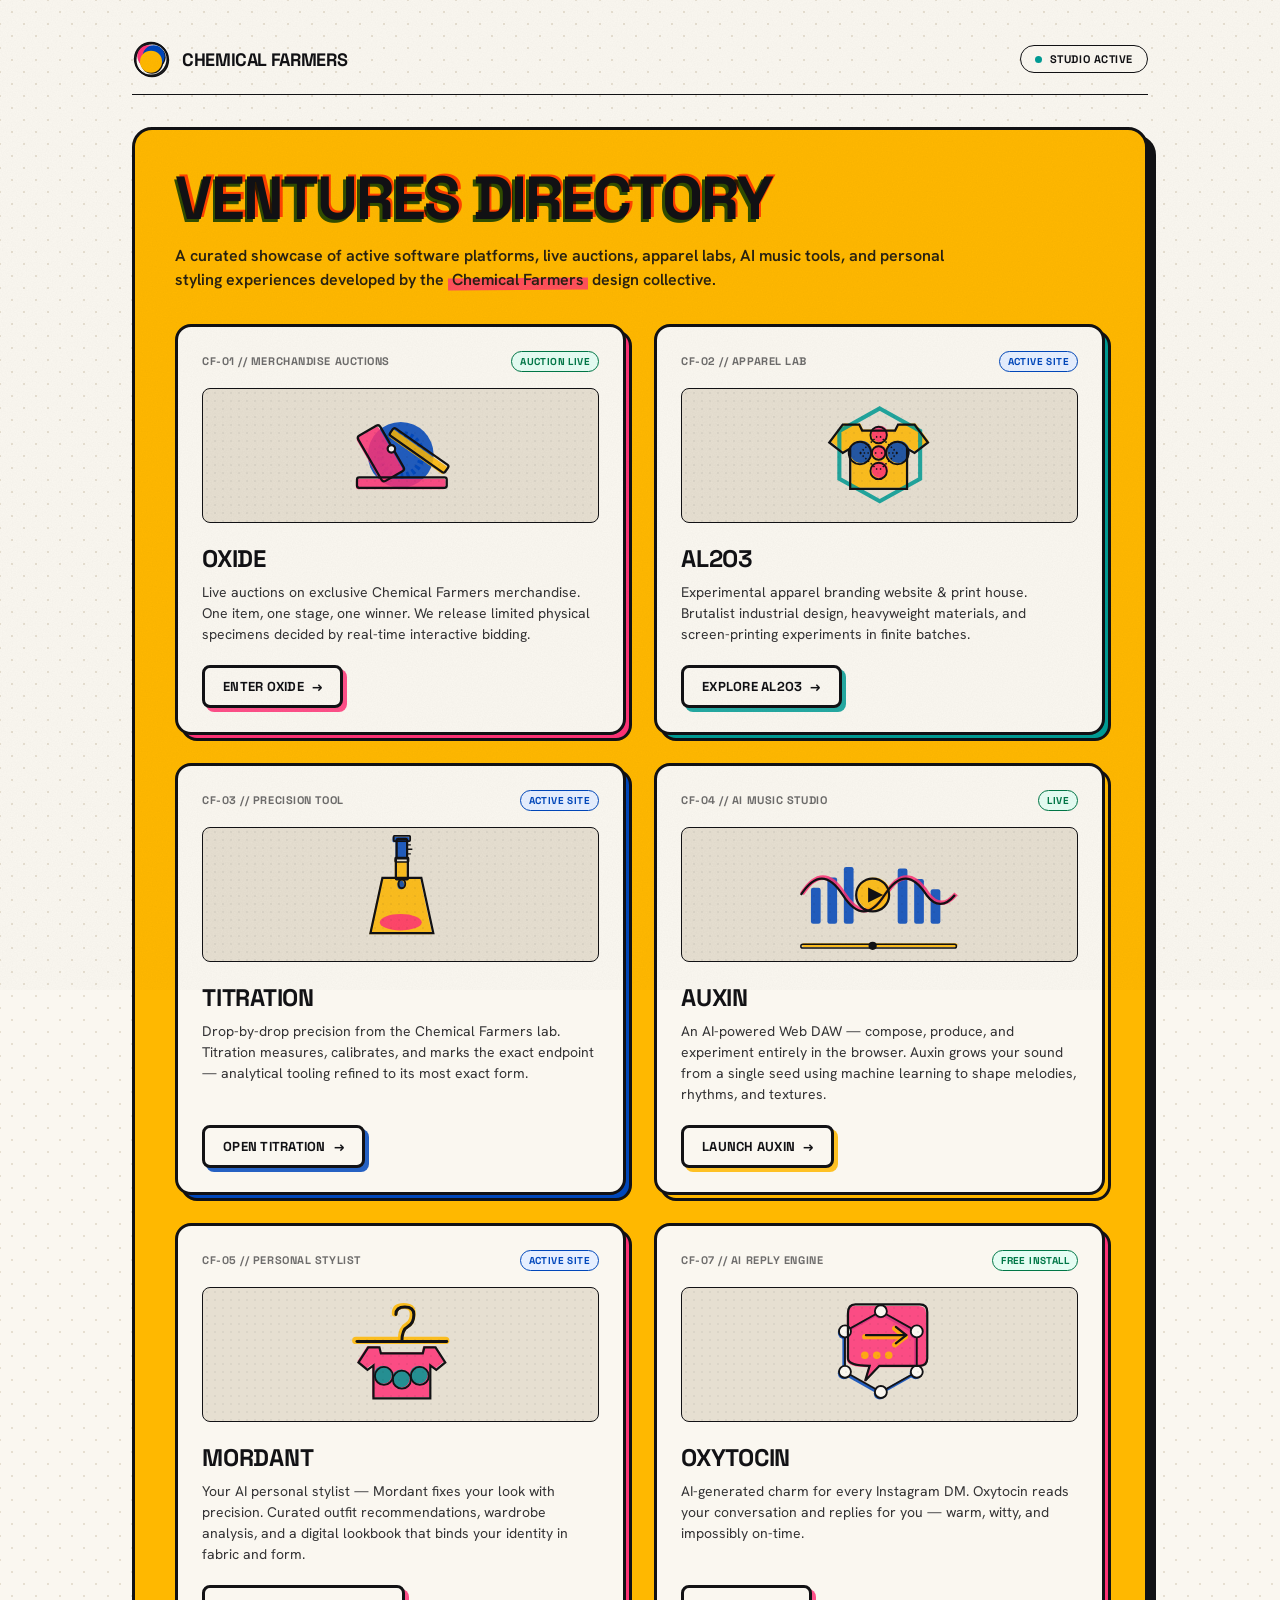
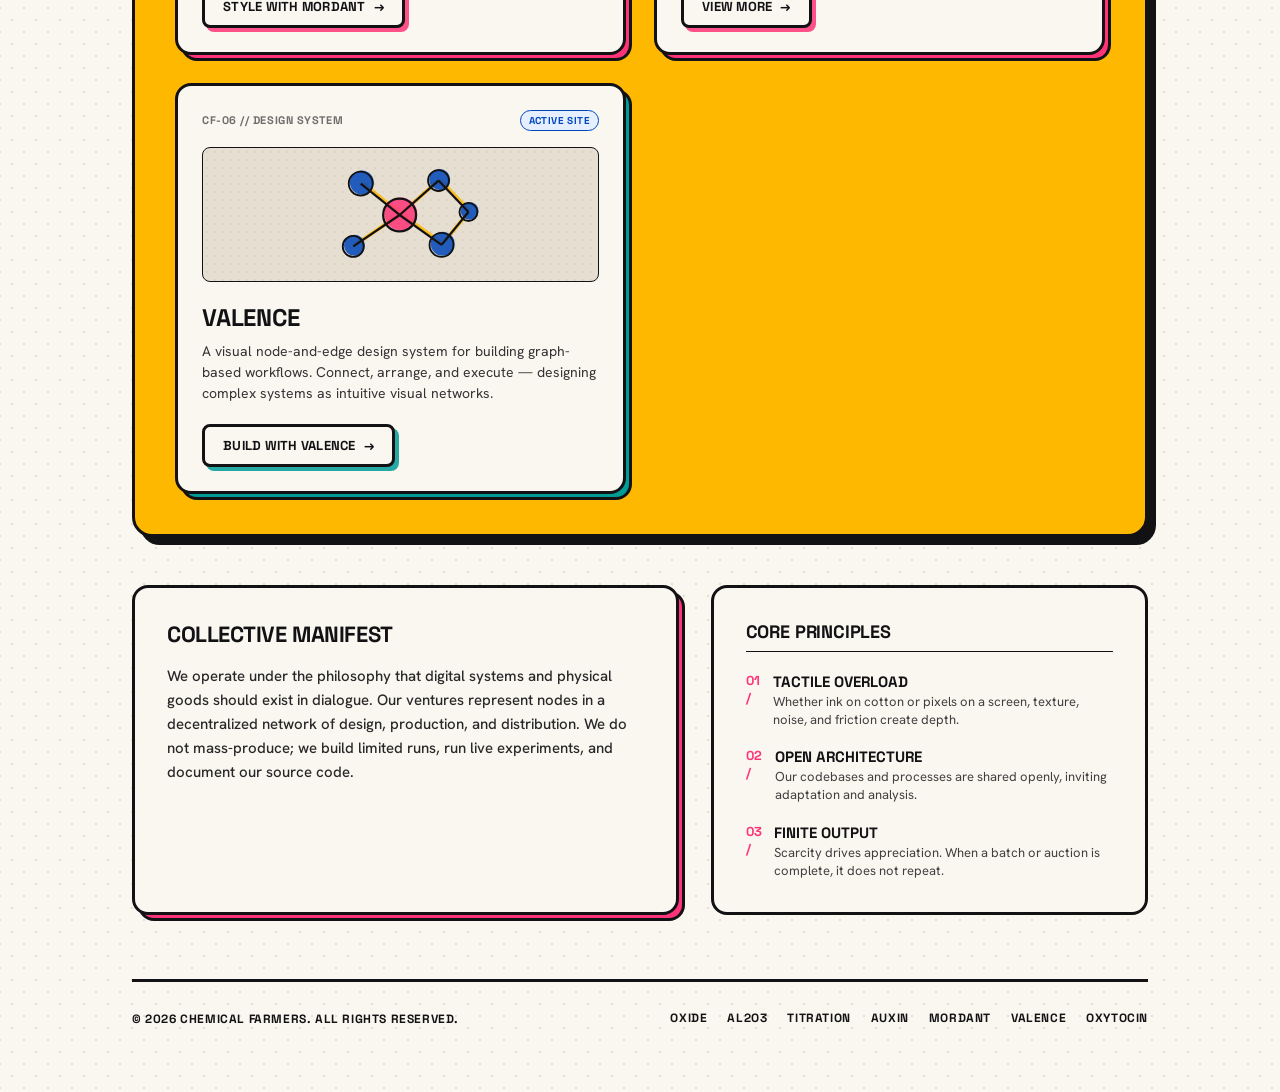
<file: index.html>
<!DOCTYPE html>
<html lang="en">
<head>
  <meta charset="UTF-8" />
  <meta name="viewport" content="width=device-width, initial-scale=1.0" />
  
  <!-- Primary SEO Metadata -->
  <title>Chemical Farmers — Ventures Directory</title>
  <meta name="description" content="A curated directory of active software platforms by the Chemical Farmers design collective — Oxide auctions, AL2O3 apparel, Titration analytics, Auxin AI Web DAW, Mordant personal styling, Valence design system, and Oxytocin AI reply engine." />
  <meta name="robots" content="index, follow" />
  <link rel="canonical" href="https://chemicalfarmers.com/" />

  <!-- Open Graph / Facebook / Discord Embeds -->
  <meta property="og:type" content="website" />
  <meta property="og:url" content="https://chemicalfarmers.com/" />
  <meta property="og:title" content="Chemical Farmers — Ventures & Design Lab" />
  <meta property="og:description" content="A curated portfolio of active software platforms by Chemical Farmers — Oxide auctions, AL2O3 apparel, Titration analytics, Auxin AI Web DAW, Mordant personal styling, Valence design system, and Oxytocin AI reply engine." />
  <meta property="og:image" content="https://chemicalfarmers.com/assets/og-image.jpg" />
  <meta property="og:image:secure_url" content="https://chemicalfarmers.com/assets/og-image.jpg" />
  <meta property="og:image:type" content="image/jpeg" />
  <meta property="og:image:alt" content="Chemical Farmers Collective Ventures Directory Poster" />
  <meta property="og:image:width" content="800" />
  <meta property="og:image:height" content="800" />
  <meta property="og:site_name" content="Chemical Farmers" />

  <!-- Twitter Card Metadata -->
  <meta name="twitter:card" content="summary_large_image" />
  <meta name="twitter:site" content="@chemicalfarmers" />
  <meta name="twitter:creator" content="@chemicalfarmers" />
  <meta name="twitter:title" content="Chemical Farmers — Ventures & Design Lab" />
  <meta name="twitter:description" content="A curated portfolio of active software platforms by Chemical Farmers — Oxide auctions, AL2O3 apparel, Titration analytics, Auxin AI Web DAW, Mordant personal styling, Valence design system, and Oxytocin AI reply engine." />
  <meta name="twitter:image" content="https://chemicalfarmers.com/assets/og-image.jpg" />

  <!-- Inline SVG Favicon — Renders our custom Riso stamp logo natively -->
  <link rel="icon" type="image/svg+xml" href="data:image/svg+xml,<svg xmlns=%22http://www.w3.org/2000/svg%22 viewBox=%220 0 100 100%22><g mix-blend-mode=%22multiply%22><circle cx=%2243%22 cy=%2243%22 r=%2229%22 fill=%22%23ff3377%22 /><circle cx=%2257%22 cy=%2243%22 r=%2229%22 fill=%22%230047bb%22 /><circle cx=%2250%22 cy=%2257%22 r=%2229%22 fill=%22%23ffb800%22 /></g><circle cx=%2250%22 cy=%2250%22 r=%2243%22 fill=%22none%22 stroke=%22%23121215%22 stroke-width=%225%22 /></svg>" />

  <!-- Google Fonts Connection -->
  <link rel="preconnect" href="https://fonts.googleapis.com" />
  <link rel="preconnect" href="https://fonts.gstatic.com" crossorigin />
  <link href="https://fonts.googleapis.com/css2?family=Space+Grotesk:wght@400;500;600;700;900&family=Hanken+Grotesk:wght@400;500;600;700&display=swap" rel="stylesheet" />
  
  <!-- External Stylesheet for Easy AI Iterability -->
  <link rel="stylesheet" href="css/styles.css" />

  <!-- Schema.org JSON-LD Structured Data for Search Engine Rich Snippets -->
  <script type="application/ld+json">
  {
    "@context": "https://schema.org",
    "@type": "Organization",
    "name": "Chemical Farmers",
    "url": "https://chemicalfarmers.com",
    "logo": "https://chemicalfarmers.com/assets/og-image.jpg",
    "description": "A collaborative studio and design lab blending digital systems, physical garments, and experimental artifacts.",
    "foundingDate": "2021",
    "sameAs": [
      "https://twitter.com/chemicalfarmers",
      "https://github.com/chemicalfarmers"
    ],
    "subOrganization": [
      {
        "@type": "Product",
        "name": "Oxide",
        "url": "https://oxide.chemicalfarmers.com",
        "description": "Live auctions on exclusive Chemical Farmers merchandise. One item, one stage, one winner."
      },
      {
        "@type": "Organization",
        "name": "AL2O3",
        "url": "https://al2o3.chemicalfarmers.com",
        "description": "Experimental apparel branding collective and textile print house."
      },
      {
        "@type": "SoftwareApplication",
        "name": "Titration",
        "url": "https://titration.chemicalfarmers.com",
        "description": "Precision measurement and analytical platform from the Chemical Farmers lab — calibrated, exact, and data-driven.",
        "applicationCategory": "UtilitiesApplication"
      },
      {
        "@type": "SoftwareApplication",
        "name": "Auxin",
        "url": "https://auxin.chemicalfarmers.com",
        "description": "AI-powered Web DAW for in-browser music composition, production, and sound design.",
        "applicationCategory": "MultimediaApplication"
      },
      {
        "@type": "SoftwareApplication",
        "name": "Mordant",
        "url": "https://mordant.chemicalfarmers.com",
        "description": "AI personal stylist delivering curated outfit recommendations, style analysis, and wardrobe curation.",
        "applicationCategory": "LifestyleApplication"
      },
      {
        "@type": "SoftwareApplication",
        "name": "Valence",
        "url": "https://valence.chemicalfarmers.com",
        "description": "Visual node-and-edge design system for building and executing graph-based workflows.",
        "applicationCategory": "DesignApplication"
      },
      {
        "@type": "SoftwareApplication",
        "name": "Oxytocin",
        "url": "https://oxytocin.chemicalfarmers.com/",
        "description": "AI-powered Chrome extension that generates intelligent, charm-loaded Instagram DM replies in real time — named after the neurochemical behind bonding and attraction.",
        "applicationCategory": "SocialNetworkingApplication"
      }
    ]
  }
  </script>
</head>
<body>

  <!-- Fine Grain Texture Layer -->
  <div class="noise-overlay" id="grain-overlay"></div>

  <!-- SVG Filter defining organic Risograph grain -->
  <svg style="position: absolute; width: 0; height: 0;" aria-hidden="true">
    <filter id="riso-grain">
      <!-- Fractal noise for print paper fibers -->
      <feTurbulence type="fractalNoise" baseFrequency="0.8" numOctaves="4" stitchTiles="stitch" />
      <feColorMatrix type="matrix" values="0 0 0 0 0   0 0 0 0 0   0 0 0 0 0  0 0 0 0.18 0" />
    </filter>
  </svg>

  <div class="container" id="main-container">
    
    <!-- ── Header ── -->
    <header class="header" id="main-header">
      <div class="header-logo" id="logo-block">
        <svg class="brand-logo" viewBox="0 0 100 100" width="38" height="38" aria-label="Chemical Farmers Stamp Logo">
          <!-- Overlapping translucent colors forming screen print stamps -->
          <g mix-blend-mode="multiply">
            <circle cx="43" cy="43" r="29" fill="var(--color-ink-pink)" />
            <circle cx="57" cy="43" r="29" fill="var(--color-ink-blue)" />
            <circle cx="50" cy="57" r="29" fill="var(--color-ink-yellow)" />
          </g>
          <!-- Heavy black stamp container -->
          <circle cx="50" cy="50" r="43" fill="none" stroke="var(--color-ink-dark)" stroke-width="4.5" />
        </svg>
        <span class="header-title">Chemical Farmers</span>
      </div>
      <div class="header-status" id="status-block">
        <span class="status-dot"></span>
        <span>Studio Active</span>
      </div>
    </header>

    <!-- ── Ventures Yellow Box Container ── -->
    <div class="ventures-box-wrap" id="ventures-section">
      <div class="ventures-box-shadow" id="ventures-section-shadow"></div>
      <div class="ventures-box-body" id="ventures-section-body">

        <!-- ── Ventures Intro (Title inside yellow box) ── -->
        <div class="ventures-intro" id="ventures-header">
          <h1 class="ventures-title" data-text="Ventures Directory" id="page-main-title">Ventures Directory</h1>
          <p class="ventures-desc">
            A curated showcase of active software platforms, live auctions, apparel labs, AI music tools, and personal styling experiences developed by the <span class="highlight-ink pink">Chemical Farmers</span> design collective.
          </p>
        </div>

        <!-- ── Ventures Section Grid ── -->
        <div class="ventures-grid" id="ventures-grid">
          
          <!-- Venture 01: Oxide -->
          <a href="https://oxide.chemicalfarmers.com" target="_blank" rel="noopener noreferrer" class="card-wrap" id="card-oxide">
            <div class="card-ink-shadow pink-shadow"></div>
            <div class="card-body">
              
              <div class="card-header">
                <span class="card-meta">CF-01 // MERCHANDISE AUCTIONS</span>
                <span class="card-status-pill green">Auction Live</span>
              </div>

              <!-- Conceptual Riso Illustration (Oxide: Gavel / Bid drop) -->
              <div class="graphic-container">
                <svg class="venture-graphic" viewBox="0 0 240 160" aria-hidden="true">
                  <g class="riso-layers" mix-blend-mode="multiply">
                    <!-- Blue Layer: Sound waves / Target rings -->
                    <circle cx="120" cy="80" r="44" fill="var(--color-ink-blue-alpha)" />
                    <circle cx="120" cy="80" r="28" fill="none" stroke="var(--color-ink-blue-alpha)" stroke-width="8" stroke-dasharray="4 4" />
                    <!-- Pink Layer: Gavel strike blocks -->
                    <rect x="75" y="45" width="34" height="70" rx="4" transform="rotate(-30 92 80)" fill="var(--color-ink-pink-alpha)" />
                    <rect x="60" y="112" width="120" height="14" rx="3" fill="var(--color-ink-pink-alpha)" />
                    <!-- Yellow Layer: Gavel Handle -->
                    <rect x="98" y="70" width="90" height="12" rx="3" transform="rotate(35 143 76)" fill="var(--color-ink-yellow-alpha)" />
                  </g>
                  <!-- Offset outlines simulating print misalignment -->
                  <g class="stamp-outlines" transform="translate(1.5, -2)">
                    <rect x="60" y="112" width="120" height="14" rx="3" fill="none" stroke="var(--color-ink-dark)" stroke-width="3" />
                    <rect x="75" y="45" width="34" height="70" rx="4" transform="rotate(-30 92 80)" fill="none" stroke="var(--color-ink-dark)" stroke-width="3" />
                    <rect x="98" y="70" width="90" height="12" rx="3" transform="rotate(35 143 76)" fill="none" stroke="var(--color-ink-dark)" stroke-width="3" />
                    <circle cx="106" cy="74" r="5" fill="var(--color-paper)" stroke="var(--color-ink-dark)" stroke-width="3" />
                  </g>
                </svg>
              </div>

              <h3 class="card-title">Oxide</h3>
              <p class="card-desc">
                Live auctions on exclusive Chemical Farmers merchandise. One item, one stage, one winner. We release limited physical specimens decided by real-time interactive bidding.
              </p>

              <div class="card-footer">
                <span class="card-link-btn pink-btn">
                  Enter Oxide <span class="arrow">→</span>
                </span>
              </div>
              
            </div>
          </a>

          <!-- Venture 02: AL2O3 -->
          <a href="https://al2o3.chemicalfarmers.com" target="_blank" rel="noopener noreferrer" class="card-wrap" id="card-al2o3">
            <div class="card-ink-shadow teal-shadow"></div>
            <div class="card-body">
              
              <div class="card-header">
                <span class="card-meta">CF-02 // APPAREL LAB</span>
                <span class="card-status-pill blue">Active Site</span>
              </div>

              <!-- Conceptual Riso Illustration (AL2O3: Screen print t-shirt & chemical structure) -->
              <div class="graphic-container">
                <svg class="venture-graphic" viewBox="0 0 240 160" aria-hidden="true">
                  <g class="riso-layers" mix-blend-mode="multiply">
                    <!-- Yellow Layer: T-shirt silhouette -->
                    <path d="M 72 38 L 94 38 L 98 46 L 120 46 L 142 46 L 146 38 L 168 38 L 186 62 L 168 76 L 158 70 L 158 124 L 82 124 L 82 70 L 72 76 L 54 62 Z" fill="var(--color-ink-yellow-alpha)" />
                    <!-- Teal Layer: Screen frame hexagon -->
                    <polygon points="120,18 174,48 174,112 120,142 66,112 66,48" fill="none" stroke="var(--color-ink-teal-alpha)" stroke-width="5.5" />
                    <!-- Blue Layer: Molecular structure representing Al2O3 -->
                    <circle cx="95" cy="76" r="15" fill="var(--color-ink-blue-alpha)" />
                    <circle cx="145" cy="76" r="15" fill="var(--color-ink-blue-alpha)" />
                    <circle cx="120" cy="52" r="11" fill="var(--color-ink-pink-alpha)" />
                    <circle cx="120" cy="100" r="11" fill="var(--color-ink-pink-alpha)" />
                    <circle cx="120" cy="76" r="9" fill="var(--color-ink-pink-alpha)" />
                  </g>
                  <!-- Offset outlines simulating print misalignment -->
                  <g class="stamp-outlines" transform="translate(-1.5, 1.5)">
                    <!-- T-shirt outline -->
                    <path d="M 72 38 L 94 38 L 98 46 L 120 46 L 142 46 L 146 38 L 168 38 L 186 62 L 168 76 L 158 70 L 158 124 L 82 124 L 82 70 L 72 76 L 54 62 Z" fill="none" stroke="var(--color-ink-dark)" stroke-width="3" />
                    <!-- Chemical bonds (dashed) -->
                    <line x1="95" y1="76" x2="120" y2="52" stroke="var(--color-ink-dark)" stroke-width="2" stroke-dasharray="2 3" />
                    <line x1="95" y1="76" x2="120" y2="76" stroke="var(--color-ink-dark)" stroke-width="2" stroke-dasharray="2 3" />
                    <line x1="95" y1="76" x2="120" y2="100" stroke="var(--color-ink-dark)" stroke-width="2" stroke-dasharray="2 3" />
                    <line x1="145" y1="76" x2="120" y2="52" stroke="var(--color-ink-dark)" stroke-width="2" stroke-dasharray="2 3" />
                    <line x1="145" y1="76" x2="120" y2="76" stroke="var(--color-ink-dark)" stroke-width="2" stroke-dasharray="2 3" />
                    <line x1="145" y1="76" x2="120" y2="100" stroke="var(--color-ink-dark)" stroke-width="2" stroke-dasharray="2 3" />
                    <!-- Atoms outlines -->
                    <circle cx="95" cy="76" r="15" fill="none" stroke="var(--color-ink-dark)" stroke-width="2.5" />
                    <circle cx="145" cy="76" r="15" fill="none" stroke="var(--color-ink-dark)" stroke-width="2.5" />
                    <circle cx="120" cy="52" r="11" fill="none" stroke="var(--color-ink-dark)" stroke-width="2.5" />
                    <circle cx="120" cy="100" r="11" fill="none" stroke="var(--color-ink-dark)" stroke-width="2.5" />
                    <circle cx="120" cy="76" r="9" fill="none" stroke="var(--color-ink-dark)" stroke-width="2.5" />
                  </g>
                </svg>
              </div>

              <h3 class="card-title">AL2O3</h3>
              <p class="card-desc">
                Experimental apparel branding website & print house. Brutalist industrial design, heavyweight materials, and screen-printing experiments in finite batches.
              </p>

              <div class="card-footer">
                <span class="card-link-btn teal-btn">
                  Explore AL2O3 <span class="arrow">→</span>
                </span>
              </div>

            </div>
          </a>

          <!-- Venture 03: Titration -->
          <a href="https://titration.chemicalfarmers.com" target="_blank" rel="noopener noreferrer" class="card-wrap" id="card-titration">
            <div class="card-ink-shadow blue-shadow"></div>
            <div class="card-body">

              <div class="card-header">
                <span class="card-meta">CF-03 // PRECISION TOOL</span>
                <span class="card-status-pill blue">Active Site</span>
              </div>

              <!-- Conceptual Riso Illustration (Titration: Burette dripping into Erlenmeyer flask) -->
              <div class="graphic-container">
                <svg class="venture-graphic" viewBox="0 0 240 160" aria-hidden="true">
                  <g class="riso-layers" mix-blend-mode="multiply">
                    <!-- Blue Layer: Burette (measuring tube) filled with solution -->
                    <rect x="113" y="8" width="14" height="28" rx="2" fill="var(--color-ink-blue-alpha)" />
                    <rect x="109" y="4" width="22" height="7" rx="1" fill="var(--color-ink-blue-alpha)" />
                    <!-- Yellow Layer: Conical flask body -->
                    <rect x="112" y="34" width="16" height="26" rx="1" fill="var(--color-ink-yellow-alpha)" />
                    <polygon points="94,60 146,60 162,134 78,134" fill="var(--color-ink-yellow-alpha)" />
                    <!-- Pink Layer: Indicator colour reaction at bottom of flask -->
                    <ellipse cx="120" cy="118" rx="28" ry="11" fill="var(--color-ink-pink-alpha)" />
                    <!-- Blue drop: falling from burette tip -->
                    <ellipse cx="120" cy="68" rx="4.5" ry="6" fill="var(--color-ink-blue-alpha)" />
                  </g>
                  <!-- Offset outlines simulating print misalignment -->
                  <g class="stamp-outlines" transform="translate(1.5, -1.5)">
                    <rect x="109" y="4" width="22" height="7" rx="1" fill="none" stroke="var(--color-ink-dark)" stroke-width="2.5" />
                    <rect x="113" y="8" width="14" height="28" rx="2" fill="none" stroke="var(--color-ink-dark)" stroke-width="3" />
                    <line x1="127" y1="16" x2="132" y2="16" stroke="var(--color-ink-dark)" stroke-width="1.5" />
                    <line x1="127" y1="22" x2="134" y2="22" stroke="var(--color-ink-dark)" stroke-width="2" />
                    <line x1="127" y1="28" x2="132" y2="28" stroke="var(--color-ink-dark)" stroke-width="1.5" />
                    <rect x="111" y="33" width="18" height="6" rx="1" fill="var(--color-paper-shadow)" stroke="var(--color-ink-dark)" stroke-width="2" />
                    <rect x="112" y="34" width="16" height="28" rx="1" fill="none" stroke="var(--color-ink-dark)" stroke-width="3" />
                    <polygon points="94,60 146,60 162,134 78,134" fill="none" stroke="var(--color-ink-dark)" stroke-width="3" />
                    <ellipse cx="120" cy="68" rx="4.5" ry="6" fill="none" stroke="var(--color-ink-dark)" stroke-width="2.5" />
                  </g>
                </svg>
              </div>

              <h3 class="card-title">Titration</h3>
              <p class="card-desc">
                Drop-by-drop precision from the Chemical Farmers lab. Titration measures, calibrates, and marks the exact endpoint — analytical tooling refined to its most exact form.
              </p>

              <div class="card-footer">
                <span class="card-link-btn blue-btn">
                  Open Titration <span class="arrow">→</span>
                </span>
              </div>

            </div>
          </a>

          <!-- Venture 04: Auxin -->
          <a href="https://auxin.chemicalfarmers.com" target="_blank" rel="noopener noreferrer" class="card-wrap" id="card-auxin">
            <div class="card-ink-shadow yellow-shadow"></div>
            <div class="card-body">

              <div class="card-header">
                <span class="card-meta">CF-04 // AI MUSIC STUDIO</span>
                <span class="card-status-pill green">Live</span>
              </div>

              <!-- Conceptual Riso Illustration (Auxin: AI Web DAW — waveform, spectrum bars, play node) -->
              <div class="graphic-container">
                <svg class="venture-graphic" viewBox="0 0 240 160" aria-hidden="true">
                  <g class="riso-layers" mix-blend-mode="multiply">
                    <!-- Blue Layer: Frequency spectrum bars -->
                    <rect x="28" y="72" width="13" height="48" rx="3" fill="var(--color-ink-blue-alpha)" />
                    <rect x="50" y="58" width="13" height="62" rx="3" fill="var(--color-ink-blue-alpha)" />
                    <rect x="72" y="44" width="13" height="76" rx="3" fill="var(--color-ink-blue-alpha)" />
                    <rect x="144" y="46" width="13" height="74" rx="3" fill="var(--color-ink-blue-alpha)" />
                    <rect x="166" y="60" width="13" height="60" rx="3" fill="var(--color-ink-blue-alpha)" />
                    <rect x="188" y="74" width="13" height="46" rx="3" fill="var(--color-ink-blue-alpha)" />
                    <!-- Pink Layer: Waveform sine curve -->
                    <path d="M 16 80 Q 44 36 72 80 Q 100 124 128 80 Q 156 36 184 80 Q 202 104 222 80" fill="none" stroke="var(--color-ink-pink-alpha)" stroke-width="6" />
                    <!-- Yellow Layer: Central AI play node + timeline -->
                    <circle cx="112" cy="80" r="22" fill="var(--color-ink-yellow-alpha)" />
                    <rect x="16" y="146" width="208" height="5" rx="2.5" fill="var(--color-ink-yellow-alpha)" />
                  </g>
                  <!-- Offset outlines simulating print misalignment -->
                  <g class="stamp-outlines" transform="translate(-1.5, 1.5)">
                    <path d="M 16 80 Q 44 36 72 80 Q 100 124 128 80 Q 156 36 184 80 Q 202 104 222 80" fill="none" stroke="var(--color-ink-dark)" stroke-width="3" />
                    <circle cx="112" cy="80" r="22" fill="none" stroke="var(--color-ink-dark)" stroke-width="3" />
                    <polygon points="106,70 106,90 126,80" fill="var(--color-ink-dark)" />
                    <rect x="16" y="146" width="208" height="5" rx="2.5" fill="none" stroke="var(--color-ink-dark)" stroke-width="2" />
                    <circle cx="112" cy="148" r="5.5" fill="var(--color-ink-dark)" />
                  </g>
                </svg>
              </div>

              <h3 class="card-title">Auxin</h3>
              <p class="card-desc">
                An AI-powered Web DAW — compose, produce, and experiment entirely in the browser. Auxin grows your sound from a single seed using machine learning to shape melodies, rhythms, and textures.
              </p>

              <div class="card-footer">
                <span class="card-link-btn yellow-btn">
                  Launch Auxin <span class="arrow">→</span>
                </span>
              </div>

            </div>
          </a>

          <!-- Venture 05: Mordant -->
          <a href="https://mordant.chemicalfarmers.com" target="_blank" rel="noopener noreferrer" class="card-wrap" id="card-mordant">
            <div class="card-ink-shadow pink-shadow"></div>
            <div class="card-body">

              <div class="card-header">
                <span class="card-meta">CF-05 // PERSONAL STYLIST</span>
                <span class="card-status-pill blue">Active Site</span>
              </div>

              <!-- Conceptual Riso Illustration (Mordant: Clothes hanger + garment + dye swatches) -->
              <div class="graphic-container">
                <svg class="venture-graphic" viewBox="0 0 240 160" aria-hidden="true">
                  <g class="riso-layers" mix-blend-mode="multiply">
                    <!-- Pink Layer: Garment hanging -->
                    <path d="M 75 70 L 90 70 L 92 78 L 120 78 L 148 78 L 150 70 L 165 70 L 178 90 L 166 100 L 158 94 L 158 138 L 82 138 L 82 94 L 74 100 L 62 90 Z" fill="var(--color-ink-pink-alpha)" />
                    <!-- Yellow Layer: Hanger bar and hook -->
                    <line x1="60" y1="62" x2="180" y2="62" stroke="var(--color-ink-yellow-alpha)" stroke-width="10" stroke-linecap="round" />
                    <path d="M 120 62 Q 120 46 128 42 Q 136 38 136 26 Q 136 16 124 16 Q 112 16 112 26" fill="none" stroke="var(--color-ink-yellow-alpha)" stroke-width="8" stroke-linecap="round" />
                    <!-- Teal Layer: Fabric dye swatches (mordant colour fixation) -->
                    <circle cx="96" cy="108" r="12" fill="var(--color-ink-teal-alpha)" />
                    <circle cx="120" cy="113" r="12" fill="var(--color-ink-teal-alpha)" />
                    <circle cx="144" cy="108" r="12" fill="var(--color-ink-teal-alpha)" />
                  </g>
                  <!-- Offset outlines simulating print misalignment -->
                  <g class="stamp-outlines" transform="translate(1.5, 1.5)">
                    <path d="M 75 70 L 90 70 L 92 78 L 120 78 L 148 78 L 150 70 L 165 70 L 178 90 L 166 100 L 158 94 L 158 138 L 82 138 L 82 94 L 74 100 L 62 90 Z" fill="none" stroke="var(--color-ink-dark)" stroke-width="3" />
                    <line x1="60" y1="62" x2="180" y2="62" stroke="var(--color-ink-dark)" stroke-width="4" stroke-linecap="round" />
                    <path d="M 120 62 Q 120 46 128 42 Q 136 38 136 26 Q 136 16 124 16 Q 112 16 112 26" fill="none" stroke="var(--color-ink-dark)" stroke-width="4" stroke-linecap="round" />
                    <circle cx="96" cy="108" r="12" fill="none" stroke="var(--color-ink-dark)" stroke-width="2.5" />
                    <circle cx="120" cy="113" r="12" fill="none" stroke="var(--color-ink-dark)" stroke-width="2.5" />
                    <circle cx="144" cy="108" r="12" fill="none" stroke="var(--color-ink-dark)" stroke-width="2.5" />
                  </g>
                </svg>
              </div>

              <h3 class="card-title">Mordant</h3>
              <p class="card-desc">
                Your AI personal stylist — Mordant fixes your look with precision. Curated outfit recommendations, wardrobe analysis, and a digital lookbook that binds your identity in fabric and form.
              </p>

              <div class="card-footer">
                <span class="card-link-btn pink-btn">
                  Style with Mordant <span class="arrow">→</span>
                </span>
              </div>

            </div>
          </a>

          <!-- Venture 07: Oxytocin -->
          <a href="https://oxytocin.chemicalfarmers.com/" class="card-wrap" id="card-oxytocin">
            <div class="card-ink-shadow pink-shadow"></div>
            <div class="card-body">

              <div class="card-header">
                <span class="card-meta">CF-07 // AI REPLY ENGINE</span>
                <span class="card-status-pill green">Free Install</span>
              </div>

              <!-- Conceptual Riso Illustration (Oxytocin: Molecular ring + chat bubble + reply arrow) -->
              <div class="graphic-container">
                <svg class="venture-graphic" viewBox="0 0 240 160" aria-hidden="true">
                  <g class="riso-layers" mix-blend-mode="multiply">
                    <!-- Blue Layer: Hexagonal molecular ring (6 atoms) -->
                    <line x1="120" y1="25" x2="168" y2="52" stroke="var(--color-ink-blue-alpha)" stroke-width="4" />
                    <line x1="168" y1="52" x2="168" y2="106" stroke="var(--color-ink-blue-alpha)" stroke-width="4" />
                    <line x1="168" y1="106" x2="120" y2="133" stroke="var(--color-ink-blue-alpha)" stroke-width="4" />
                    <line x1="120" y1="133" x2="72" y2="106" stroke="var(--color-ink-blue-alpha)" stroke-width="4" />
                    <line x1="72" y1="106" x2="72" y2="52" stroke="var(--color-ink-blue-alpha)" stroke-width="4" />
                    <line x1="72" y1="52" x2="120" y2="25" stroke="var(--color-ink-blue-alpha)" stroke-width="4" />
                    <circle cx="120" cy="25" r="8" fill="var(--color-ink-blue-alpha)" />
                    <circle cx="168" cy="52" r="8" fill="var(--color-ink-blue-alpha)" />
                    <circle cx="168" cy="106" r="8" fill="var(--color-ink-blue-alpha)" />
                    <circle cx="120" cy="133" r="8" fill="var(--color-ink-blue-alpha)" />
                    <circle cx="72" cy="106" r="8" fill="var(--color-ink-blue-alpha)" />
                    <circle cx="72" cy="52" r="8" fill="var(--color-ink-blue-alpha)" />
                    <!-- Pink Layer: Chat bubble -->
                    <path d="M 76 28 Q 76 16 86 16 L 172 16 Q 182 16 182 26 L 182 88 Q 182 98 172 98 L 118 98 L 99 118 L 105 98 Q 76 98 76 88 Z" fill="var(--color-ink-pink-alpha)" />
                    <!-- Yellow Layer: Reply arrow -->
                    <path d="M 100 57 L 154 57" stroke="var(--color-ink-yellow-alpha)" stroke-width="7" stroke-linecap="round" />
                    <path d="M 140 46 L 154 57 L 140 68" fill="none" stroke="var(--color-ink-yellow-alpha)" stroke-width="7" stroke-linecap="round" stroke-linejoin="round" />
                    <!-- Yellow Layer: Typing dots -->
                    <circle cx="100" cy="82" r="5" fill="var(--color-ink-yellow-alpha)" />
                    <circle cx="116" cy="82" r="5" fill="var(--color-ink-yellow-alpha)" />
                    <circle cx="132" cy="82" r="5" fill="var(--color-ink-yellow-alpha)" />
                  </g>
                  <!-- Offset outlines simulating print misalignment -->
                  <g class="stamp-outlines" transform="translate(1.5, -2)">
                    <line x1="120" y1="25" x2="168" y2="52" stroke="var(--color-ink-dark)" stroke-width="2.5" />
                    <line x1="168" y1="52" x2="168" y2="106" stroke="var(--color-ink-dark)" stroke-width="2.5" />
                    <line x1="168" y1="106" x2="120" y2="133" stroke="var(--color-ink-dark)" stroke-width="2.5" />
                    <line x1="120" y1="133" x2="72" y2="106" stroke="var(--color-ink-dark)" stroke-width="2.5" />
                    <line x1="72" y1="106" x2="72" y2="52" stroke="var(--color-ink-dark)" stroke-width="2.5" />
                    <line x1="72" y1="52" x2="120" y2="25" stroke="var(--color-ink-dark)" stroke-width="2.5" />
                    <circle cx="120" cy="25" r="8" fill="var(--color-paper)" stroke="var(--color-ink-dark)" stroke-width="2.5" />
                    <circle cx="168" cy="52" r="8" fill="var(--color-paper)" stroke="var(--color-ink-dark)" stroke-width="2.5" />
                    <circle cx="168" cy="106" r="8" fill="var(--color-paper)" stroke="var(--color-ink-dark)" stroke-width="2.5" />
                    <circle cx="120" cy="133" r="8" fill="var(--color-paper)" stroke="var(--color-ink-dark)" stroke-width="2.5" />
                    <circle cx="72" cy="106" r="8" fill="var(--color-paper)" stroke="var(--color-ink-dark)" stroke-width="2.5" />
                    <circle cx="72" cy="52" r="8" fill="var(--color-paper)" stroke="var(--color-ink-dark)" stroke-width="2.5" />
                    <path d="M 76 28 Q 76 16 86 16 L 172 16 Q 182 16 182 26 L 182 88 Q 182 98 172 98 L 118 98 L 99 118 L 105 98 Q 76 98 76 88 Z" fill="none" stroke="var(--color-ink-dark)" stroke-width="3" />
                    <path d="M 100 57 L 154 57" stroke="var(--color-ink-dark)" stroke-width="3" stroke-linecap="round" />
                    <path d="M 140 46 L 154 57 L 140 68" fill="none" stroke="var(--color-ink-dark)" stroke-width="3" stroke-linecap="round" stroke-linejoin="round" />
                  </g>
                </svg>
              </div>

              <h3 class="card-title">Oxytocin</h3>
              <p class="card-desc">
                AI-generated charm for every Instagram DM. Oxytocin reads your conversation and replies for you — warm, witty, and impossibly on-time.
              </p>

              <div class="card-footer">
                <span class="card-link-btn pink-btn">
                  View More <span class="arrow">→</span>
                </span>
              </div>

            </div>
          </a>

          <!-- Venture 06: Valence -->
          <a href="https://valence.chemicalfarmers.com" target="_blank" rel="noopener noreferrer" class="card-wrap" id="card-valence">
            <div class="card-ink-shadow teal-shadow"></div>
            <div class="card-body">

              <div class="card-header">
                <span class="card-meta">CF-06 // DESIGN SYSTEM</span>
                <span class="card-status-pill blue">Active Site</span>
              </div>

              <!-- Conceptual Riso Illustration (Valence: Node-and-edge graph design system) -->
              <div class="graphic-container">
                <svg class="venture-graphic" viewBox="0 0 240 160" aria-hidden="true">
                  <g class="riso-layers" mix-blend-mode="multiply">
                    <!-- Yellow Layer: Graph edges (connecting lines) -->
                    <line x1="120" y1="80" x2="68" y2="38" stroke="var(--color-ink-yellow-alpha)" stroke-width="5" />
                    <line x1="120" y1="80" x2="172" y2="34" stroke="var(--color-ink-yellow-alpha)" stroke-width="5" />
                    <line x1="120" y1="80" x2="58" y2="122" stroke="var(--color-ink-yellow-alpha)" stroke-width="5" />
                    <line x1="120" y1="80" x2="176" y2="120" stroke="var(--color-ink-yellow-alpha)" stroke-width="5" />
                    <line x1="172" y1="34" x2="212" y2="76" stroke="var(--color-ink-yellow-alpha)" stroke-width="5" />
                    <line x1="176" y1="120" x2="212" y2="76" stroke="var(--color-ink-yellow-alpha)" stroke-width="5" />
                    <!-- Blue Layer: Outer graph nodes -->
                    <circle cx="68" cy="38" r="16" fill="var(--color-ink-blue-alpha)" />
                    <circle cx="172" cy="34" r="14" fill="var(--color-ink-blue-alpha)" />
                    <circle cx="58" cy="122" r="14" fill="var(--color-ink-blue-alpha)" />
                    <circle cx="176" cy="120" r="16" fill="var(--color-ink-blue-alpha)" />
                    <circle cx="212" cy="76" r="12" fill="var(--color-ink-blue-alpha)" />
                    <!-- Pink Layer: Central selected node -->
                    <circle cx="120" cy="80" r="22" fill="var(--color-ink-pink-alpha)" />
                  </g>
                  <!-- Offset outlines simulating print misalignment -->
                  <g class="stamp-outlines" transform="translate(-1.5, 1.5)">
                    <line x1="120" y1="80" x2="68" y2="38" stroke="var(--color-ink-dark)" stroke-width="3" />
                    <line x1="120" y1="80" x2="172" y2="34" stroke="var(--color-ink-dark)" stroke-width="3" />
                    <line x1="120" y1="80" x2="58" y2="122" stroke="var(--color-ink-dark)" stroke-width="3" />
                    <line x1="120" y1="80" x2="176" y2="120" stroke="var(--color-ink-dark)" stroke-width="3" />
                    <line x1="172" y1="34" x2="212" y2="76" stroke="var(--color-ink-dark)" stroke-width="3" />
                    <line x1="176" y1="120" x2="212" y2="76" stroke="var(--color-ink-dark)" stroke-width="3" />
                    <circle cx="68" cy="38" r="16" fill="none" stroke="var(--color-ink-dark)" stroke-width="2.5" />
                    <circle cx="172" cy="34" r="14" fill="none" stroke="var(--color-ink-dark)" stroke-width="2.5" />
                    <circle cx="58" cy="122" r="14" fill="none" stroke="var(--color-ink-dark)" stroke-width="2.5" />
                    <circle cx="176" cy="120" r="16" fill="none" stroke="var(--color-ink-dark)" stroke-width="2.5" />
                    <circle cx="212" cy="76" r="12" fill="none" stroke="var(--color-ink-dark)" stroke-width="2.5" />
                    <circle cx="120" cy="80" r="22" fill="none" stroke="var(--color-ink-dark)" stroke-width="3" />
                  </g>
                </svg>
              </div>

              <h3 class="card-title">Valence</h3>
              <p class="card-desc">
                A visual node-and-edge design system for building graph-based workflows. Connect, arrange, and execute — designing complex systems as intuitive visual networks.
              </p>

              <div class="card-footer">
                <span class="card-link-btn teal-btn">
                  Build with Valence <span class="arrow">→</span>
                </span>
              </div>

            </div>
          </a>

        </div>

      </div>
    </div>

    <!-- ── Secondary Section: Studio Manifest & Logbook ── -->
    <section class="manifest-section" id="studio-manifest">
      <div class="manifest-grid" id="manifest-grid">
        
        <div class="manifest-card" id="card-manifest">
          <div class="card-ink-shadow pink-shadow"></div>
          <div class="card-body manifest-body">
            <h3 class="manifest-title">Collective Manifest</h3>
            <p class="manifest-text">
              We operate under the philosophy that digital systems and physical goods should exist in dialogue. Our ventures represent nodes in a decentralized network of design, production, and distribution. We do not mass-produce; we build limited runs, run live experiments, and document our source code.
            </p>
          </div>
        </div>

        <div class="logbook-card" id="card-principles">
          <div class="logbook-body">
            <h3 class="logbook-title">Core Principles</h3>
            <ul class="logbook-list">
              <li>
                <span class="num">01 /</span>
                <div class="detail">
                  <strong>Tactile Overload</strong>
                  <p>Whether ink on cotton or pixels on a screen, texture, noise, and friction create depth.</p>
                </div>
              </li>
              <li>
                <span class="num">02 /</span>
                <div class="detail">
                  <strong>Open Architecture</strong>
                  <p>Our codebases and processes are shared openly, inviting adaptation and analysis.</p>
                </div>
              </li>
              <li>
                <span class="num">03 /</span>
                <div class="detail">
                  <strong>Finite Output</strong>
                  <p>Scarcity drives appreciation. When a batch or auction is complete, it does not repeat.</p>
                </div>
              </li>
            </ul>
          </div>
        </div>

      </div>
    </section>

    <!-- ── Footer ── -->
    <footer class="footer" id="main-footer">
      <div class="footer-left">
        <p>&copy; 2026 Chemical Farmers. All rights reserved.</p>
      </div>
      <div class="footer-links">
        <a href="https://oxide.chemicalfarmers.com" target="_blank" rel="noopener noreferrer">Oxide</a>
        <a href="https://al2o3.chemicalfarmers.com" target="_blank" rel="noopener noreferrer">AL2O3</a>
        <a href="https://titration.chemicalfarmers.com" target="_blank" rel="noopener noreferrer">Titration</a>
        <a href="https://auxin.chemicalfarmers.com" target="_blank" rel="noopener noreferrer">Auxin</a>
        <a href="https://mordant.chemicalfarmers.com" target="_blank" rel="noopener noreferrer">Mordant</a>
        <a href="https://valence.chemicalfarmers.com" target="_blank" rel="noopener noreferrer">Valence</a>
        <a href="https://oxytocin.chemicalfarmers.com/">Oxytocin</a>
      </div>
    </footer>

  </div>

</body>
</html>
</file>
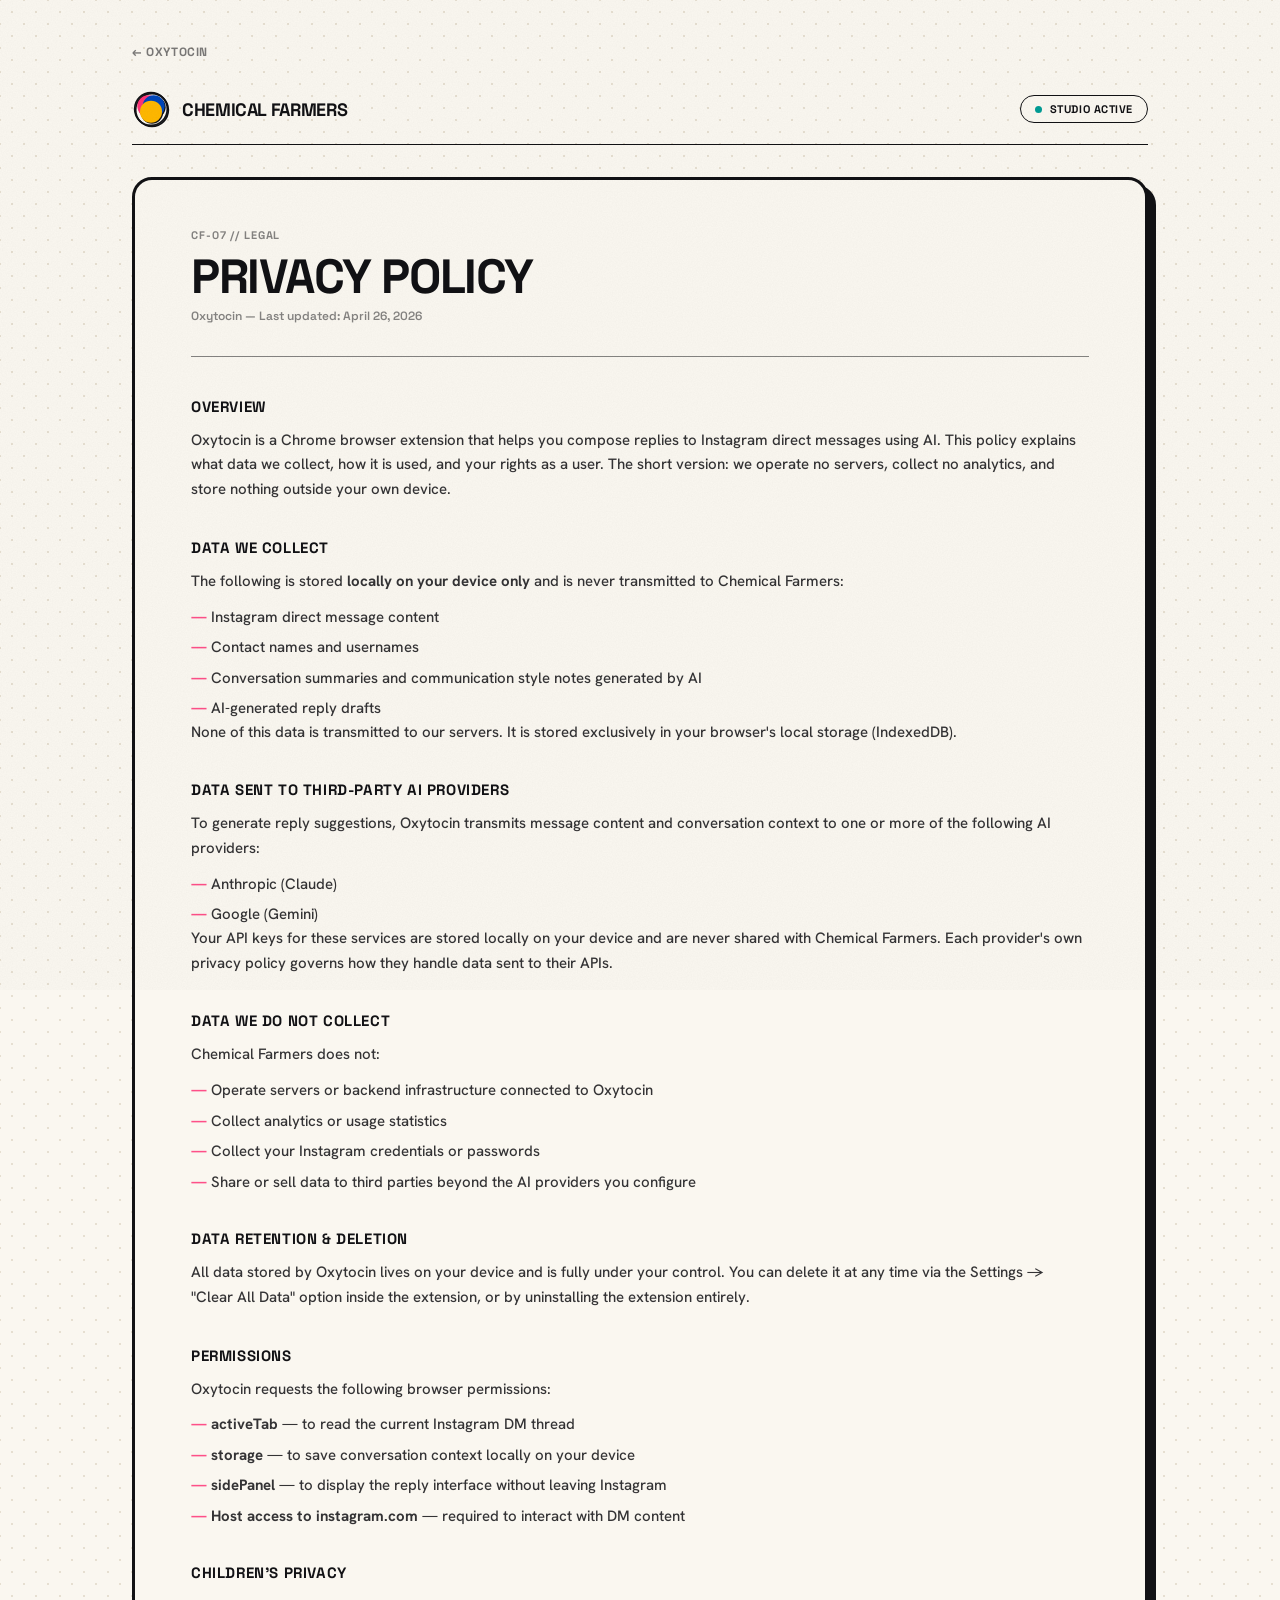
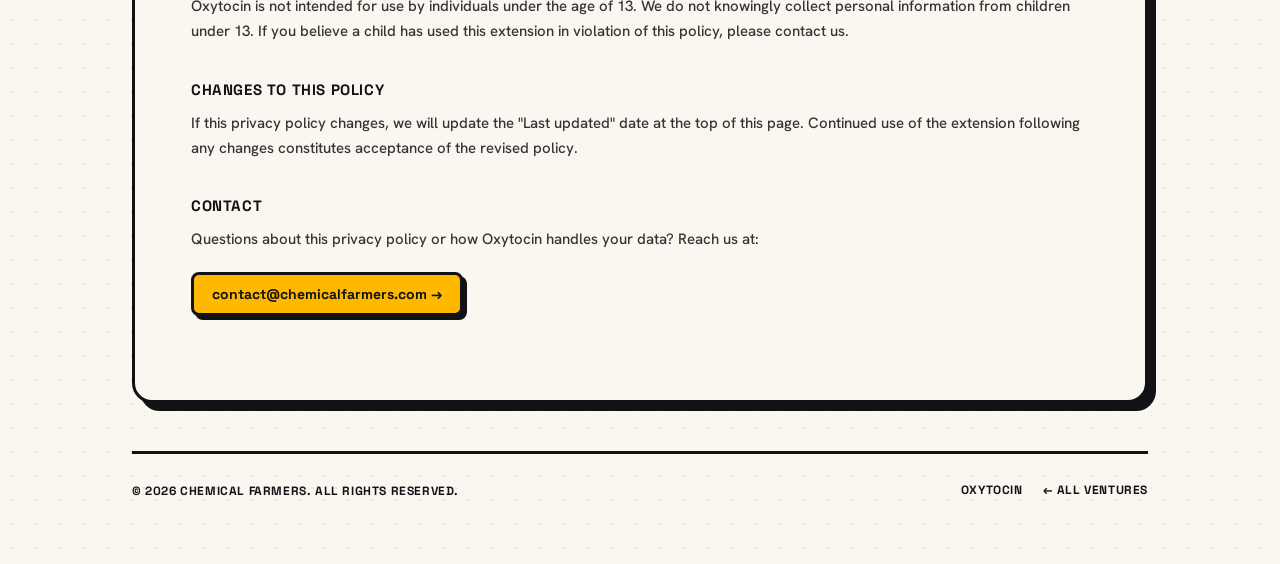
<file: ventures/oxytocin-privacy.html>
<!DOCTYPE html>
<html lang="en">
<head>
  <meta charset="UTF-8" />
  <meta name="viewport" content="width=device-width, initial-scale=1.0" />

  <title>Privacy Policy — Oxytocin | Chemical Farmers</title>
  <meta name="description" content="Privacy policy for Oxytocin, the AI reply engine Chrome extension by Chemical Farmers. We collect no server-side data — everything stays on your device." />
  <meta name="robots" content="index, follow" />
  <link rel="canonical" href="https://chemicalfarmers.com/ventures/oxytocin-privacy.html" />

  <!-- Inline SVG Favicon -->
  <link rel="icon" type="image/svg+xml" href="data:image/svg+xml,<svg xmlns=%22http://www.w3.org/2000/svg%22 viewBox=%220 0 100 100%22><g mix-blend-mode=%22multiply%22><circle cx=%2243%22 cy=%2243%22 r=%2229%22 fill=%22%23ff3377%22 /><circle cx=%2257%22 cy=%2243%22 r=%2229%22 fill=%22%230047bb%22 /><circle cx=%2250%22 cy=%2257%22 r=%2229%22 fill=%22%23ffb800%22 /></g><circle cx=%2250%22 cy=%2250%22 r=%2243%22 fill=%22none%22 stroke=%22%23121215%22 stroke-width=%225%22 /></svg>" />

  <!-- Google Fonts -->
  <link rel="preconnect" href="https://fonts.googleapis.com" />
  <link rel="preconnect" href="https://fonts.gstatic.com" crossorigin />
  <link href="https://fonts.googleapis.com/css2?family=Space+Grotesk:wght@400;500;600;700;900&family=Hanken+Grotesk:wght@400;500;600;700&display=swap" rel="stylesheet" />

  <link rel="stylesheet" href="../css/styles.css" />

  <style>
    .privacy-wrap {
      position: relative;
      margin-bottom: 48px;
    }

    .privacy-shadow {
      position: absolute;
      inset: 0;
      background-color: var(--color-ink-dark);
      border-radius: 20px;
      border: var(--border-heavy);
      z-index: 1;
      transform: translate(8px, 8px);
    }

    .privacy-body {
      position: relative;
      z-index: 2;
      background: var(--color-paper);
      border: var(--border-heavy);
      border-radius: 20px;
      padding: 48px 56px;
    }

    @media (max-width: 768px) {
      .privacy-body {
        padding: 28px 24px;
      }
    }

    .privacy-eyebrow {
      font-family: var(--font-display);
      font-size: 11px;
      font-weight: 700;
      text-transform: uppercase;
      letter-spacing: 0.08em;
      opacity: 0.5;
      margin-bottom: 12px;
    }

    .privacy-title {
      font-family: var(--font-display);
      font-size: clamp(2rem, 5vw, 3rem);
      font-weight: 900;
      text-transform: uppercase;
      letter-spacing: -0.03em;
      line-height: 0.95;
      margin-bottom: 8px;
    }

    .privacy-updated {
      font-family: var(--font-display);
      font-size: 12px;
      font-weight: 600;
      opacity: 0.5;
      margin-bottom: 40px;
      padding-bottom: 32px;
      border-bottom: var(--border-light);
    }

    .privacy-section {
      margin-bottom: 36px;
    }

    .privacy-section h2 {
      font-family: var(--font-display);
      font-size: 15px;
      font-weight: 800;
      text-transform: uppercase;
      letter-spacing: 0.04em;
      margin-bottom: 12px;
      color: var(--color-ink-dark);
    }

    .privacy-section p {
      font-size: 15px;
      line-height: 1.65;
      font-weight: 500;
      opacity: 0.85;
      margin-bottom: 12px;
    }

    .privacy-section p:last-child {
      margin-bottom: 0;
    }

    .privacy-section ul {
      list-style: none;
      padding: 0;
      margin: 0;
      display: flex;
      flex-direction: column;
      gap: 8px;
    }

    .privacy-section ul li {
      font-size: 15px;
      line-height: 1.5;
      font-weight: 500;
      opacity: 0.85;
      padding-left: 20px;
      position: relative;
    }

    .privacy-section ul li::before {
      content: "—";
      position: absolute;
      left: 0;
      color: var(--color-ink-pink);
      font-weight: 800;
    }

    .privacy-contact-block {
      display: inline-block;
      margin-top: 8px;
      padding: 10px 18px;
      border: var(--border-heavy);
      border-radius: 8px;
      font-family: var(--font-display);
      font-size: 14px;
      font-weight: 700;
      background: var(--color-ink-yellow);
      color: var(--color-ink-dark);
      text-decoration: none;
      box-shadow: 4px 4px 0 var(--color-ink-dark);
      transition: transform 0.15s, box-shadow 0.15s;
    }

    .privacy-contact-block:hover {
      transform: translate(-2px, -2px);
      box-shadow: 6px 6px 0 var(--color-ink-dark);
    }

    .back-link {
      display: inline-block;
      font-family: var(--font-display);
      font-size: 12px;
      font-weight: 700;
      text-transform: uppercase;
      letter-spacing: 0.05em;
      color: var(--color-ink-dark);
      text-decoration: none;
      border-bottom: 2px solid transparent;
      margin-bottom: 28px;
      transition: border-color 0.15s;
    }

    .back-link:hover {
      border-color: var(--color-ink-pink);
    }
  </style>
</head>
<body>

  <div class="noise-overlay" id="grain-overlay"></div>

  <svg style="position: absolute; width: 0; height: 0;" aria-hidden="true">
    <filter id="riso-grain">
      <feTurbulence type="fractalNoise" baseFrequency="0.8" numOctaves="4" stitchTiles="stitch" />
      <feColorMatrix type="matrix" values="0 0 0 0 0   0 0 0 0 0   0 0 0 0 0  0 0 0 0.18 0" />
    </filter>
  </svg>

  <div class="container" id="main-container">

    <!-- Back Navigation -->
    <a href="oxytocin.html" class="back-link">← Oxytocin</a>

    <!-- Header -->
    <header class="header" id="main-header">
      <div class="header-logo" id="logo-block">
        <svg class="brand-logo" viewBox="0 0 100 100" width="38" height="38" aria-label="Chemical Farmers Stamp Logo">
          <g mix-blend-mode="multiply">
            <circle cx="43" cy="43" r="29" fill="var(--color-ink-pink)" />
            <circle cx="57" cy="43" r="29" fill="var(--color-ink-blue)" />
            <circle cx="50" cy="57" r="29" fill="var(--color-ink-yellow)" />
          </g>
          <circle cx="50" cy="50" r="43" fill="none" stroke="var(--color-ink-dark)" stroke-width="4.5" />
        </svg>
        <span class="header-title">Chemical Farmers</span>
      </div>
      <div class="header-status" id="status-block">
        <span class="status-dot"></span>
        <span>Studio Active</span>
      </div>
    </header>

    <!-- Privacy Policy Content -->
    <div class="privacy-wrap">
      <div class="privacy-shadow"></div>
      <div class="privacy-body">

        <p class="privacy-eyebrow">CF-07 // Legal</p>
        <h1 class="privacy-title">Privacy Policy</h1>
        <p class="privacy-updated">Oxytocin — Last updated: April 26, 2026</p>

        <div class="privacy-section">
          <h2>Overview</h2>
          <p>
            Oxytocin is a Chrome browser extension that helps you compose replies to Instagram direct messages using AI. This policy explains what data we collect, how it is used, and your rights as a user. The short version: we operate no servers, collect no analytics, and store nothing outside your own device.
          </p>
        </div>

        <div class="privacy-section">
          <h2>Data We Collect</h2>
          <p>The following is stored <strong>locally on your device only</strong> and is never transmitted to Chemical Farmers:</p>
          <ul>
            <li>Instagram direct message content</li>
            <li>Contact names and usernames</li>
            <li>Conversation summaries and communication style notes generated by AI</li>
            <li>AI-generated reply drafts</li>
          </ul>
          <p>None of this data is transmitted to our servers. It is stored exclusively in your browser's local storage (IndexedDB).</p>
        </div>

        <div class="privacy-section">
          <h2>Data Sent to Third-Party AI Providers</h2>
          <p>
            To generate reply suggestions, Oxytocin transmits message content and conversation context to one or more of the following AI providers:
          </p>
          <ul>
            <li>Anthropic (Claude)</li>
            <li>Google (Gemini)</li>
          </ul>
          <p>
            Your API keys for these services are stored locally on your device and are never shared with Chemical Farmers. Each provider's own privacy policy governs how they handle data sent to their APIs.
          </p>
        </div>

        <div class="privacy-section">
          <h2>Data We Do NOT Collect</h2>
          <p>Chemical Farmers does not:</p>
          <ul>
            <li>Operate servers or backend infrastructure connected to Oxytocin</li>
            <li>Collect analytics or usage statistics</li>
            <li>Collect your Instagram credentials or passwords</li>
            <li>Share or sell data to third parties beyond the AI providers you configure</li>
          </ul>
        </div>

        <div class="privacy-section">
          <h2>Data Retention &amp; Deletion</h2>
          <p>
            All data stored by Oxytocin lives on your device and is fully under your control. You can delete it at any time via the Settings → "Clear All Data" option inside the extension, or by uninstalling the extension entirely.
          </p>
        </div>

        <div class="privacy-section">
          <h2>Permissions</h2>
          <p>Oxytocin requests the following browser permissions:</p>
          <ul>
            <li><strong>activeTab</strong> — to read the current Instagram DM thread</li>
            <li><strong>storage</strong> — to save conversation context locally on your device</li>
            <li><strong>sidePanel</strong> — to display the reply interface without leaving Instagram</li>
            <li><strong>Host access to instagram.com</strong> — required to interact with DM content</li>
          </ul>
        </div>

        <div class="privacy-section">
          <h2>Children's Privacy</h2>
          <p>
            Oxytocin is not intended for use by individuals under the age of 13. We do not knowingly collect personal information from children under 13. If you believe a child has used this extension in violation of this policy, please contact us.
          </p>
        </div>

        <div class="privacy-section">
          <h2>Changes to This Policy</h2>
          <p>
            If this privacy policy changes, we will update the "Last updated" date at the top of this page. Continued use of the extension following any changes constitutes acceptance of the revised policy.
          </p>
        </div>

        <div class="privacy-section">
          <h2>Contact</h2>
          <p>Questions about this privacy policy or how Oxytocin handles your data? Reach us at:</p>
          <a href="mailto:contact@chemicalfarmers.com" class="privacy-contact-block">
            contact@chemicalfarmers.com →
          </a>
        </div>

      </div>
    </div>

    <!-- Footer -->
    <footer class="footer" id="main-footer">
      <div class="footer-left">
        <p>&copy; 2026 Chemical Farmers. All rights reserved.</p>
      </div>
      <div class="footer-links">
        <a href="oxytocin.html">Oxytocin</a>
        <a href="../">← All Ventures</a>
      </div>
    </footer>

  </div>

</body>
</html>
</file>
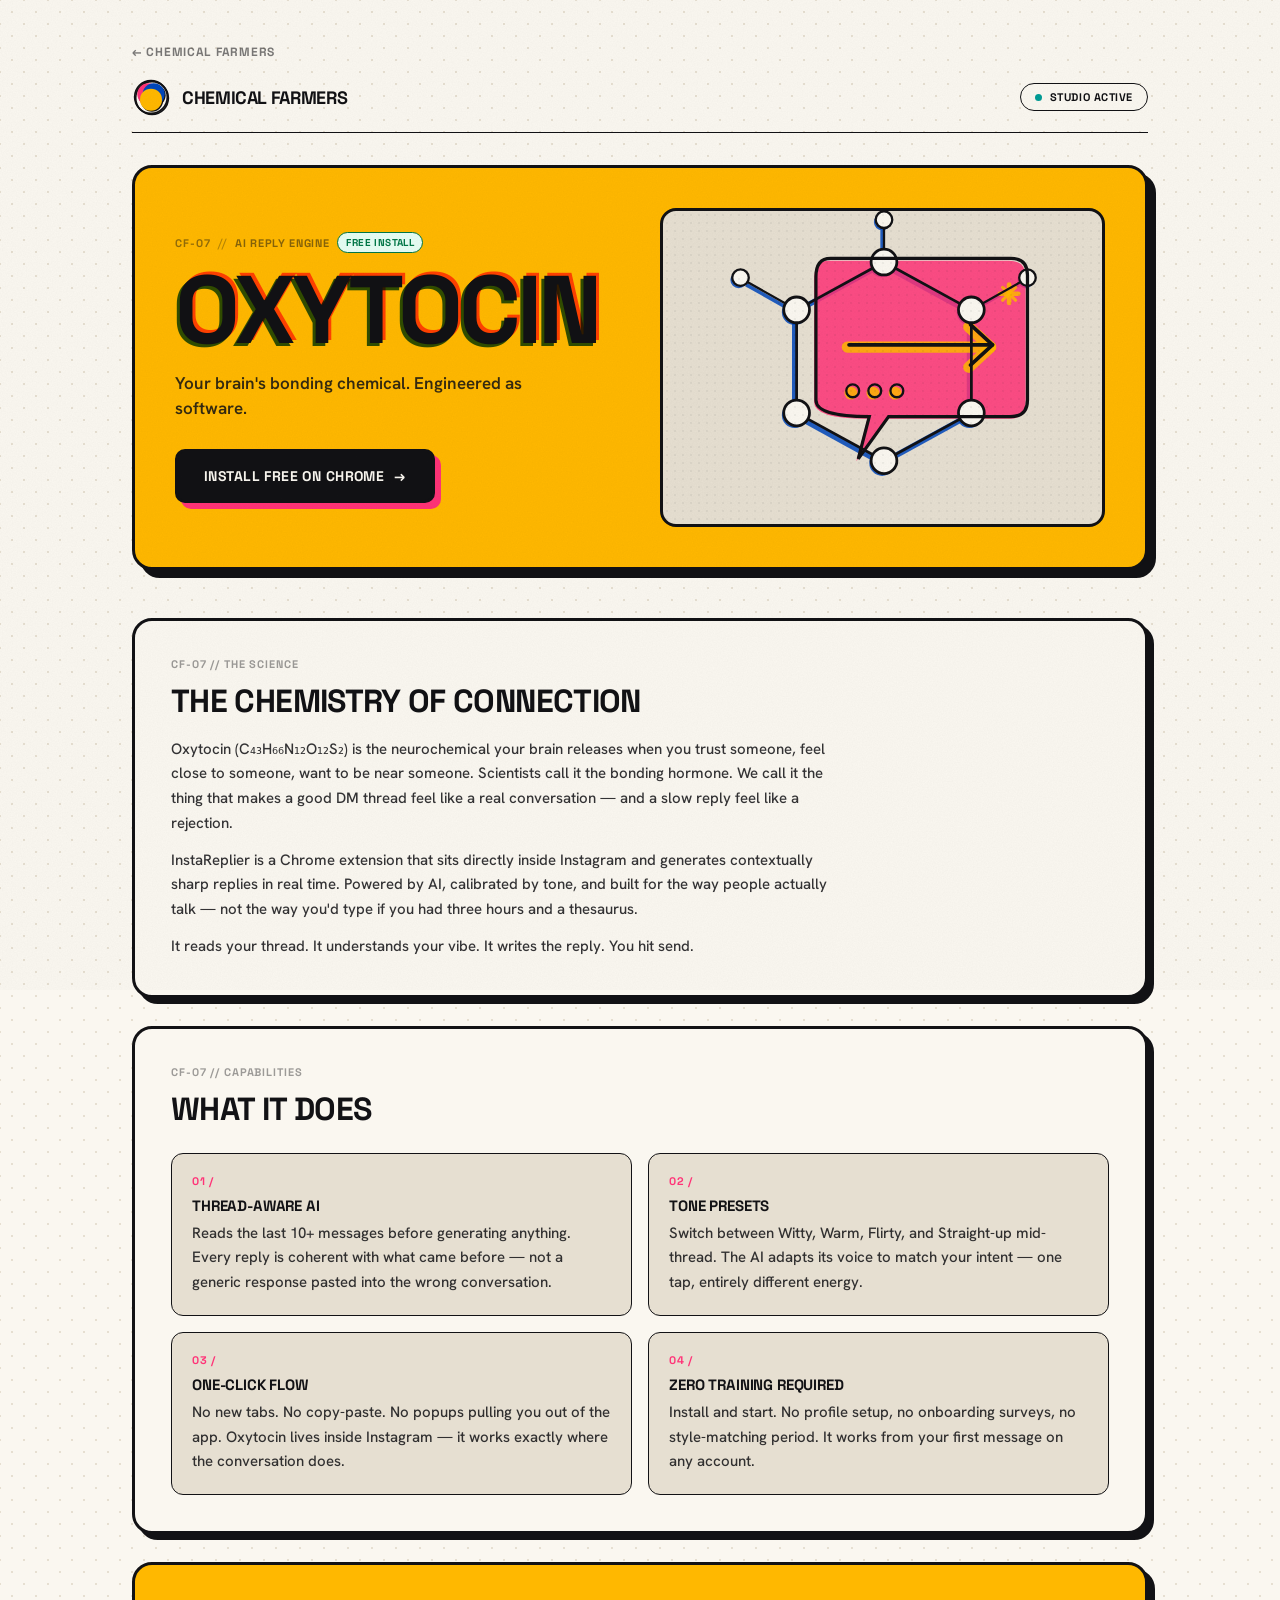
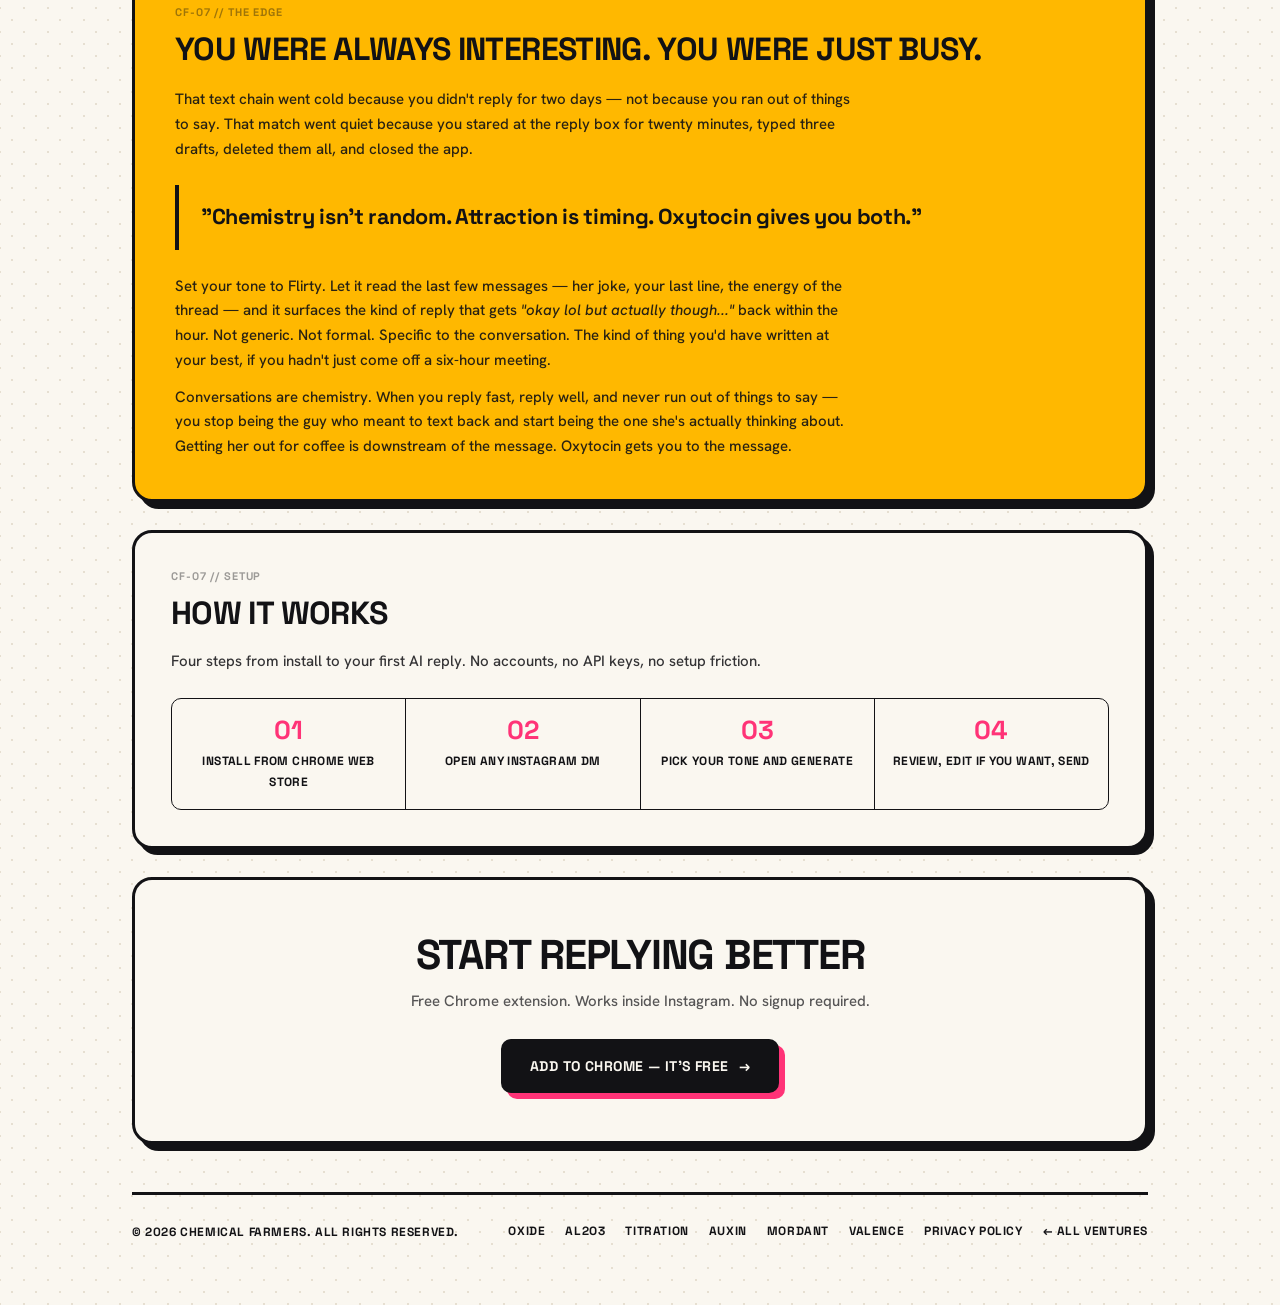
<file: ventures/oxytocin.html>
<!DOCTYPE html>
<html lang="en">
<head>
  <meta charset="UTF-8" />
  <meta name="viewport" content="width=device-width, initial-scale=1.0" />

  <!-- Primary SEO Metadata -->
  <title>Oxytocin — AI Reply Engine for Instagram | Chemical Farmers</title>
  <meta name="description" content="Oxytocin is a Chrome extension that generates intelligent, charm-loaded Instagram replies in real time. Named after the bonding neurochemical — built to make every conversation magnetic." />
  <meta name="robots" content="index, follow" />
  <link rel="canonical" href="https://chemicalfarmers.com/ventures/oxytocin.html" />

  <!-- Open Graph -->
  <meta property="og:type" content="website" />
  <meta property="og:url" content="https://chemicalfarmers.com/ventures/oxytocin.html" />
  <meta property="og:title" content="Oxytocin — AI Reply Engine for Instagram | Chemical Farmers" />
  <meta property="og:description" content="AI-generated charm for every DM. Oxytocin reads the thread, writes the reply, you hit send — warm, witty, and impossibly on-time." />
  <meta property="og:image" content="https://chemicalfarmers.com/assets/og-image.jpg" />
  <meta property="og:site_name" content="Chemical Farmers" />

  <!-- Twitter Card -->
  <meta name="twitter:card" content="summary_large_image" />
  <meta name="twitter:title" content="Oxytocin — AI Reply Engine for Instagram | Chemical Farmers" />
  <meta name="twitter:description" content="AI-generated charm for every DM. Oxytocin reads the thread, writes the reply, you hit send." />
  <meta name="twitter:image" content="https://chemicalfarmers.com/assets/og-image.jpg" />

  <!-- Inline SVG Favicon -->
  <link rel="icon" type="image/svg+xml" href="data:image/svg+xml,<svg xmlns=%22http://www.w3.org/2000/svg%22 viewBox=%220 0 100 100%22><g mix-blend-mode=%22multiply%22><circle cx=%2243%22 cy=%2243%22 r=%2229%22 fill=%22%23ff3377%22 /><circle cx=%2257%22 cy=%2243%22 r=%2229%22 fill=%22%230047bb%22 /><circle cx=%2250%22 cy=%2257%22 r=%2229%22 fill=%22%23ffb800%22 /></g><circle cx=%2250%22 cy=%2250%22 r=%2243%22 fill=%22none%22 stroke=%22%23121215%22 stroke-width=%225%22 /></svg>" />

  <!-- Google Fonts -->
  <link rel="preconnect" href="https://fonts.googleapis.com" />
  <link rel="preconnect" href="https://fonts.gstatic.com" crossorigin />
  <link href="https://fonts.googleapis.com/css2?family=Space+Grotesk:wght@400;500;600;700;900&family=Hanken+Grotesk:wght@400;500;600;700&display=swap" rel="stylesheet" />

  <link rel="stylesheet" href="../css/styles.css" />

  <!-- Schema.org JSON-LD -->
  <script type="application/ld+json">
  {
    "@context": "https://schema.org",
    "@type": "SoftwareApplication",
    "name": "Oxytocin by Chemical Farmers",
    "url": "https://chemicalfarmers.com/ventures/oxytocin.html",
    "description": "AI-powered Chrome extension that generates intelligent, contextual Instagram DM replies in real time.",
    "applicationCategory": "SocialNetworkingApplication",
    "operatingSystem": "Chrome",
    "offers": { "@type": "Offer", "price": "0", "priceCurrency": "USD" },
    "author": { "@type": "Organization", "name": "Chemical Farmers", "url": "https://chemicalfarmers.com" }
  }
  </script>
</head>
<body>

  <!-- Fine Grain Texture Layer -->
  <div class="noise-overlay" id="grain-overlay"></div>

  <!-- SVG Filter defining organic Risograph grain -->
  <svg style="position: absolute; width: 0; height: 0;" aria-hidden="true">
    <filter id="riso-grain">
      <feTurbulence type="fractalNoise" baseFrequency="0.8" numOctaves="4" stitchTiles="stitch" />
      <feColorMatrix type="matrix" values="0 0 0 0 0   0 0 0 0 0   0 0 0 0 0  0 0 0 0.18 0" />
    </filter>
  </svg>

  <div class="container" id="main-container">

    <!-- Back Navigation -->
    <a href="../" class="back-link">← Chemical Farmers</a>

    <!-- ── Header ── -->
    <header class="header" id="main-header">
      <div class="header-logo" id="logo-block">
        <svg class="brand-logo" viewBox="0 0 100 100" width="38" height="38" aria-label="Chemical Farmers Stamp Logo">
          <g mix-blend-mode="multiply">
            <circle cx="43" cy="43" r="29" fill="var(--color-ink-pink)" />
            <circle cx="57" cy="43" r="29" fill="var(--color-ink-blue)" />
            <circle cx="50" cy="57" r="29" fill="var(--color-ink-yellow)" />
          </g>
          <circle cx="50" cy="50" r="43" fill="none" stroke="var(--color-ink-dark)" stroke-width="4.5" />
        </svg>
        <span class="header-title">Chemical Farmers</span>
      </div>
      <div class="header-status" id="status-block">
        <span class="status-dot"></span>
        <span>Studio Active</span>
      </div>
    </header>

    <!-- ── Venture Hero Box ── -->
    <div class="ventures-box-wrap" id="venture-hero-section">
      <div class="ventures-box-shadow"></div>
      <div class="ventures-box-body">
        <div class="venture-hero-layout">

          <!-- Left: Content -->
          <div class="venture-hero-content">
            <div class="venture-badge-row">
              <span class="venture-badge-code">CF-07</span>
              <span class="venture-badge-sep">//</span>
              <span class="venture-badge-cat">AI Reply Engine</span>
              <span class="card-status-pill green">Free Install</span>
            </div>
            <h1 class="venture-hero-title" data-text="Oxytocin">Oxytocin</h1>
            <p class="venture-hero-tagline">Your brain's bonding chemical. Engineered as software.</p>
            <a href="https://chromewebstore.google.com/detail/instareplier/oaggmpghhdmingchnbnbieckccpibfgn?authuser=0&hl=en&pli=1" target="_blank" rel="noopener noreferrer" class="cta-primary-btn">
              Install Free on Chrome <span class="arrow">→</span>
            </a>
          </div>

          <!-- Right: Hero Visual -->
          <div class="venture-hero-visual">
            <svg viewBox="0 0 420 340" aria-hidden="true">
              <g mix-blend-mode="multiply">
                <!-- Blue Layer: Hexagonal molecular ring -->
                <line x1="210" y1="58" x2="305" y2="110" stroke="var(--color-ink-blue-alpha)" stroke-width="6" />
                <line x1="305" y1="110" x2="305" y2="222" stroke="var(--color-ink-blue-alpha)" stroke-width="6" />
                <line x1="305" y1="222" x2="210" y2="274" stroke="var(--color-ink-blue-alpha)" stroke-width="6" />
                <line x1="210" y1="274" x2="115" y2="222" stroke="var(--color-ink-blue-alpha)" stroke-width="6" />
                <line x1="115" y1="222" x2="115" y2="110" stroke="var(--color-ink-blue-alpha)" stroke-width="6" />
                <line x1="115" y1="110" x2="210" y2="58" stroke="var(--color-ink-blue-alpha)" stroke-width="6" />
                <!-- Side chains -->
                <line x1="210" y1="58" x2="210" y2="20" stroke="var(--color-ink-blue-alpha)" stroke-width="4" />
                <circle cx="210" cy="12" r="9" fill="var(--color-ink-blue-alpha)" />
                <line x1="305" y1="110" x2="358" y2="80" stroke="var(--color-ink-blue-alpha)" stroke-width="4" />
                <circle cx="366" cy="75" r="9" fill="var(--color-ink-blue-alpha)" />
                <line x1="115" y1="110" x2="62" y2="80" stroke="var(--color-ink-blue-alpha)" stroke-width="4" />
                <circle cx="54" cy="75" r="9" fill="var(--color-ink-blue-alpha)" />
                <!-- Nodes -->
                <circle cx="210" cy="58" r="14" fill="var(--color-ink-blue-alpha)" />
                <circle cx="305" cy="110" r="14" fill="var(--color-ink-blue-alpha)" />
                <circle cx="305" cy="222" r="14" fill="var(--color-ink-blue-alpha)" />
                <circle cx="210" cy="274" r="14" fill="var(--color-ink-blue-alpha)" />
                <circle cx="115" cy="222" r="14" fill="var(--color-ink-blue-alpha)" />
                <circle cx="115" cy="110" r="14" fill="var(--color-ink-blue-alpha)" />

                <!-- Pink Layer: Large chat bubble -->
                <path d="M 136 74 Q 136 54 152 54 L 348 54 Q 366 54 366 72 L 366 208 Q 366 226 348 226 L 215 226 L 182 272 L 194 226 Q 136 226 136 208 Z" fill="var(--color-ink-pink-alpha)" />

                <!-- Yellow Layer: Reply arrow -->
                <path d="M 172 148 L 328 148" stroke="var(--color-ink-yellow-alpha)" stroke-width="12" stroke-linecap="round" />
                <path d="M 304 126 L 328 148 L 304 170" fill="none" stroke="var(--color-ink-yellow-alpha)" stroke-width="12" stroke-linecap="round" stroke-linejoin="round" />
                <!-- Typing dots -->
                <circle cx="176" cy="198" r="7" fill="var(--color-ink-yellow-alpha)" />
                <circle cx="200" cy="198" r="7" fill="var(--color-ink-yellow-alpha)" />
                <circle cx="224" cy="198" r="7" fill="var(--color-ink-yellow-alpha)" />
                <!-- AI sparkle (4-point star) -->
                <line x1="348" y1="80" x2="348" y2="100" stroke="var(--color-ink-yellow-alpha)" stroke-width="5" stroke-linecap="round" />
                <line x1="338" y1="90" x2="358" y2="90" stroke="var(--color-ink-yellow-alpha)" stroke-width="5" stroke-linecap="round" />
                <line x1="341" y1="83" x2="355" y2="97" stroke="var(--color-ink-yellow-alpha)" stroke-width="3.5" stroke-linecap="round" />
                <line x1="355" y1="83" x2="341" y2="97" stroke="var(--color-ink-yellow-alpha)" stroke-width="3.5" stroke-linecap="round" />
              </g>
              <!-- Offset outlines simulating print misalignment -->
              <g transform="translate(2, -2.5)">
                <!-- Ring lines -->
                <line x1="210" y1="58" x2="305" y2="110" stroke="var(--color-ink-dark)" stroke-width="3" />
                <line x1="305" y1="110" x2="305" y2="222" stroke="var(--color-ink-dark)" stroke-width="3" />
                <line x1="305" y1="222" x2="210" y2="274" stroke="var(--color-ink-dark)" stroke-width="3" />
                <line x1="210" y1="274" x2="115" y2="222" stroke="var(--color-ink-dark)" stroke-width="3" />
                <line x1="115" y1="222" x2="115" y2="110" stroke="var(--color-ink-dark)" stroke-width="3" />
                <line x1="115" y1="110" x2="210" y2="58" stroke="var(--color-ink-dark)" stroke-width="3" />
                <!-- Side chains -->
                <line x1="210" y1="58" x2="210" y2="20" stroke="var(--color-ink-dark)" stroke-width="2.5" />
                <circle cx="210" cy="12" r="9" fill="var(--color-paper)" stroke="var(--color-ink-dark)" stroke-width="2.5" />
                <line x1="305" y1="110" x2="358" y2="80" stroke="var(--color-ink-dark)" stroke-width="2.5" />
                <circle cx="366" cy="75" r="9" fill="var(--color-paper)" stroke="var(--color-ink-dark)" stroke-width="2.5" />
                <line x1="115" y1="110" x2="62" y2="80" stroke="var(--color-ink-dark)" stroke-width="2.5" />
                <circle cx="54" cy="75" r="9" fill="var(--color-paper)" stroke="var(--color-ink-dark)" stroke-width="2.5" />
                <!-- Node outlines -->
                <circle cx="210" cy="58" r="14" fill="var(--color-paper)" stroke="var(--color-ink-dark)" stroke-width="3" />
                <circle cx="305" cy="110" r="14" fill="var(--color-paper)" stroke="var(--color-ink-dark)" stroke-width="3" />
                <circle cx="305" cy="222" r="14" fill="var(--color-paper)" stroke="var(--color-ink-dark)" stroke-width="3" />
                <circle cx="210" cy="274" r="14" fill="var(--color-paper)" stroke="var(--color-ink-dark)" stroke-width="3" />
                <circle cx="115" cy="222" r="14" fill="var(--color-paper)" stroke="var(--color-ink-dark)" stroke-width="3" />
                <circle cx="115" cy="110" r="14" fill="var(--color-paper)" stroke="var(--color-ink-dark)" stroke-width="3" />
                <!-- Chat bubble outline -->
                <path d="M 136 74 Q 136 54 152 54 L 348 54 Q 366 54 366 72 L 366 208 Q 366 226 348 226 L 215 226 L 182 272 L 194 226 Q 136 226 136 208 Z" fill="none" stroke="var(--color-ink-dark)" stroke-width="3.5" />
                <!-- Arrow outline -->
                <path d="M 172 148 L 328 148" stroke="var(--color-ink-dark)" stroke-width="4" stroke-linecap="round" />
                <path d="M 304 126 L 328 148 L 304 170" fill="none" stroke="var(--color-ink-dark)" stroke-width="4" stroke-linecap="round" stroke-linejoin="round" />
                <!-- Dots outlines -->
                <circle cx="176" cy="198" r="7" fill="none" stroke="var(--color-ink-dark)" stroke-width="2.5" />
                <circle cx="200" cy="198" r="7" fill="none" stroke="var(--color-ink-dark)" stroke-width="2.5" />
                <circle cx="224" cy="198" r="7" fill="none" stroke="var(--color-ink-dark)" stroke-width="2.5" />
              </g>
            </svg>
          </div>

        </div>
      </div>
    </div>

    <!-- ── Detail Content ── -->
    <div class="detail-content">

      <!-- About -->
      <div style="position: relative; margin-bottom: 28px;">
        <div class="detail-section-shadow"></div>
        <section class="detail-section">
          <div class="detail-section-inner">
            <span class="detail-section-label">CF-07 // The Science</span>
            <h2>The Chemistry of Connection</h2>
            <p>
              Oxytocin (C₄₃H₆₆N₁₂O₁₂S₂) is the neurochemical your brain releases when you trust someone, feel close to someone, want to be near someone. Scientists call it the bonding hormone. We call it the thing that makes a good DM thread feel like a real conversation — and a slow reply feel like a rejection.
            </p>
            <p>
              InstaReplier is a Chrome extension that sits directly inside Instagram and generates contextually sharp replies in real time. Powered by AI, calibrated by tone, and built for the way people actually talk — not the way you'd type if you had three hours and a thesaurus.
            </p>
            <p>
              It reads your thread. It understands your vibe. It writes the reply. You hit send.
            </p>
          </div>
        </section>
      </div>

      <!-- Features -->
      <div style="position: relative; margin-bottom: 28px;">
        <div class="detail-section-shadow"></div>
        <section class="detail-section">
          <div class="detail-section-inner">
            <span class="detail-section-label">CF-07 // Capabilities</span>
            <h2>What It Does</h2>
            <div class="features-grid-detail">
              <div class="feature-card-detail">
                <span class="feature-num-badge">01 /</span>
                <div class="feature-title-detail">Thread-Aware AI</div>
                <p class="feature-desc-detail">Reads the last 10+ messages before generating anything. Every reply is coherent with what came before — not a generic response pasted into the wrong conversation.</p>
              </div>
              <div class="feature-card-detail">
                <span class="feature-num-badge">02 /</span>
                <div class="feature-title-detail">Tone Presets</div>
                <p class="feature-desc-detail">Switch between Witty, Warm, Flirty, and Straight-up mid-thread. The AI adapts its voice to match your intent — one tap, entirely different energy.</p>
              </div>
              <div class="feature-card-detail">
                <span class="feature-num-badge">03 /</span>
                <div class="feature-title-detail">One-Click Flow</div>
                <p class="feature-desc-detail">No new tabs. No copy-paste. No popups pulling you out of the app. Oxytocin lives inside Instagram — it works exactly where the conversation does.</p>
              </div>
              <div class="feature-card-detail">
                <span class="feature-num-badge">04 /</span>
                <div class="feature-title-detail">Zero Training Required</div>
                <p class="feature-desc-detail">Install and start. No profile setup, no onboarding surveys, no style-matching period. It works from your first message on any account.</p>
              </div>
            </div>
          </div>
        </section>
      </div>

      <!-- The Spark — Dating Copy -->
      <div style="position: relative; margin-bottom: 28px;">
        <div class="spark-section-shadow"></div>
        <div class="spark-section">
          <div class="spark-section-inner">
            <span class="detail-section-label">CF-07 // The Edge</span>
            <h2>You Were Always Interesting. You Were Just Busy.</h2>
            <p>
              That text chain went cold because you didn't reply for two days — not because you ran out of things to say. That match went quiet because you stared at the reply box for twenty minutes, typed three drafts, deleted them all, and closed the app.
            </p>
            <blockquote class="spark-pull-quote">
              "Chemistry isn't random. Attraction is timing. Oxytocin gives you both."
            </blockquote>
            <p>
              Set your tone to Flirty. Let it read the last few messages — her joke, your last line, the energy of the thread — and it surfaces the kind of reply that gets <em>"okay lol but actually though..."</em> back within the hour. Not generic. Not formal. Specific to the conversation. The kind of thing you'd have written at your best, if you hadn't just come off a six-hour meeting.
            </p>
            <p>
              Conversations are chemistry. When you reply fast, reply well, and never run out of things to say — you stop being the guy who meant to text back and start being the one she's actually thinking about. Getting her out for coffee is downstream of the message. Oxytocin gets you to the message.
            </p>
          </div>
        </div>
      </div>

      <!-- How It Works -->
      <div style="position: relative; margin-bottom: 28px;">
        <div class="detail-section-shadow"></div>
        <section class="detail-section">
          <div class="detail-section-inner">
            <span class="detail-section-label">CF-07 // Setup</span>
            <h2>How It Works</h2>
            <p>Four steps from install to your first AI reply. No accounts, no API keys, no setup friction.</p>
            <div class="how-steps">
              <div class="how-step">
                <span class="how-step-num">01</span>
                <span class="how-step-text">Install from Chrome Web Store</span>
              </div>
              <div class="how-step">
                <span class="how-step-num">02</span>
                <span class="how-step-text">Open any Instagram DM</span>
              </div>
              <div class="how-step">
                <span class="how-step-num">03</span>
                <span class="how-step-text">Pick your tone and generate</span>
              </div>
              <div class="how-step">
                <span class="how-step-num">04</span>
                <span class="how-step-text">Review, edit if you want, send</span>
              </div>
            </div>
          </div>
        </section>
      </div>

      <!-- Final CTA -->
      <div style="position: relative;">
        <div class="final-cta-shadow"></div>
        <div class="final-cta">
          <div class="final-cta-inner">
            <h2>Start Replying Better</h2>
            <p>Free Chrome extension. Works inside Instagram. No signup required.</p>
            <a href="https://chromewebstore.google.com/detail/instareplier/oaggmpghhdmingchnbnbieckccpibfgn?authuser=0&hl=en&pli=1" target="_blank" rel="noopener noreferrer" class="cta-primary-btn">
              Add to Chrome — It's Free <span class="arrow">→</span>
            </a>
          </div>
        </div>
      </div>

    </div>

    <!-- ── Footer ── -->
    <footer class="footer" id="main-footer">
      <div class="footer-left">
        <p>&copy; 2026 Chemical Farmers. All rights reserved.</p>
      </div>
      <div class="footer-links">
        <a href="https://oxide.chemicalfarmers.com" target="_blank" rel="noopener noreferrer">Oxide</a>
        <a href="https://al2o3.chemicalfarmers.com" target="_blank" rel="noopener noreferrer">AL2O3</a>
        <a href="https://titration.chemicalfarmers.com" target="_blank" rel="noopener noreferrer">Titration</a>
        <a href="https://auxin.chemicalfarmers.com" target="_blank" rel="noopener noreferrer">Auxin</a>
        <a href="https://mordant.chemicalfarmers.com" target="_blank" rel="noopener noreferrer">Mordant</a>
        <a href="https://valence.chemicalfarmers.com" target="_blank" rel="noopener noreferrer">Valence</a>
        <a href="oxytocin-privacy.html">Privacy Policy</a>
        <a href="../">← All Ventures</a>
      </div>
    </footer>

  </div>

</body>
</html>
</file>
<file: css/styles.css>
*, *::before, *::after {
  box-sizing: border-box;
  margin: 0;
  padding: 0;
}

:root {
  /* Risograph Spot Colors */
  --color-paper: #faf7f0;
  --color-paper-shadow: #e6dfd1;
  --color-ink-dark: #121215;
  
  --color-ink-pink: #ff3377;
  --color-ink-pink-alpha: rgba(255, 51, 119, 0.85);
  
  --color-ink-blue: #0047bb;
  --color-ink-blue-alpha: rgba(0, 71, 187, 0.85);
  
  --color-ink-yellow: #ffb800;
  --color-ink-yellow-alpha: rgba(255, 184, 0, 0.85);
  
  --color-ink-teal: #009c95;
  --color-ink-teal-alpha: rgba(0, 156, 149, 0.85);

  --font-display: "Space Grotesk", system-ui, sans-serif;
  --font-body: "Hanken Grotesk", system-ui, sans-serif;

  --border-heavy: 3.5px solid var(--color-ink-dark);
  --border-light: 1.5px solid var(--color-ink-dark);
}

html, body {
  background-color: var(--color-paper);
  /* Subtle halftone/dots background pattern */
  background-image: 
    radial-gradient(var(--color-paper-shadow) 1.5px, transparent 1.5px),
    radial-gradient(var(--color-paper-shadow) 1.5px, transparent 1.5px);
  background-size: 24px 24px;
  background-position: 0 0, 12px 12px;
  color: var(--color-ink-dark);
  font-family: var(--font-body);
  -webkit-font-smoothing: antialiased;
  text-rendering: optimizeLegibility;
  min-height: 100vh;
}

/* ── Fine-Grain Overlay ── */
.noise-overlay {
  position: fixed;
  inset: 0;
  width: 100vw;
  height: 100vh;
  opacity: 0.16;
  z-index: 9999;
  pointer-events: none;
  filter: url(#riso-grain);
}

/* ── Main Container ── */
.container {
  max-width: 1080px;
  margin: 0 auto;
  padding: 40px 32px 64px;
  position: relative;
  z-index: 10;
}

@media (max-width: 768px) {
  .container {
    padding: 28px 20px 48px;
  }
}

/* ── Header ── */
.header {
  display: flex;
  justify-content: space-between;
  align-items: center;
  margin-bottom: 32px;
  border-bottom: var(--border-light);
  padding-bottom: 16px;
}

.header-logo {
  display: flex;
  align-items: center;
  gap: 12px;
}

.brand-logo {
  display: block;
  filter: drop-shadow(1px 1px 0 var(--color-ink-dark));
  flex-shrink: 0;
}

.header-title {
  font-family: var(--font-display);
  font-size: 18px;
  font-weight: 700;
  text-transform: uppercase;
  letter-spacing: -0.02em;
}

.header-status {
  display: inline-flex;
  align-items: center;
  gap: 8px;
  padding: 6px 14px;
  border: var(--border-light);
  border-radius: 999px;
  background: var(--color-paper);
  font-family: var(--font-display);
  font-size: 11px;
  font-weight: 700;
  text-transform: uppercase;
  letter-spacing: 0.05em;
  flex-shrink: 0;
}

.status-dot {
  width: 7px;
  height: 7px;
  border-radius: 50%;
  background-color: var(--color-ink-teal);
  animation: pulse 1.8s infinite ease-in-out;
}

@keyframes pulse {
  0%, 100% { transform: scale(1); opacity: 1; }
  50% { transform: scale(1.3); opacity: 0.4; }
}

/* ── Ventures Yellow Box Container ── */
.ventures-box-wrap {
  position: relative;
  margin-bottom: 48px;
}

.ventures-box-shadow {
  position: absolute;
  inset: 0;
  background-color: var(--color-ink-dark);
  border-radius: 20px;
  border: var(--border-heavy);
  z-index: 1;
  transform: translate(8px, 8px);
}

.ventures-box-body {
  position: relative;
  z-index: 2;
  background-color: var(--color-ink-yellow);
  border: var(--border-heavy);
  border-radius: 20px;
  padding: 40px;
}

@media (max-width: 768px) {
  .ventures-box-body {
    padding: 24px;
  }
}

/* ── Ventures Intro (Title inside yellow box) ── */
.ventures-intro {
  margin-bottom: 32px;
  max-width: 800px;
}

.ventures-title {
  font-family: var(--font-display);
  font-size: clamp(2.2rem, 6vw, 3.8rem);
  font-weight: 900;
  text-transform: uppercase;
  letter-spacing: -0.03em;
  line-height: 0.95;
  color: var(--color-ink-dark);
  position: relative;
  display: inline-block;
  margin-bottom: 16px;
}

/* Riso shift text shadow effect using blend modes on yellow */
.ventures-title::before {
  content: attr(data-text);
  position: absolute;
  left: 2.5px;
  top: -2.5px;
  color: var(--color-ink-pink-alpha);
  mix-blend-mode: multiply;
  z-index: -1;
  opacity: 0.95;
  pointer-events: none;
  white-space: nowrap;
}

.ventures-title::after {
  content: attr(data-text);
  position: absolute;
  left: -2.5px;
  top: 2.5px;
  color: var(--color-ink-blue-alpha);
  mix-blend-mode: multiply;
  z-index: -2;
  opacity: 0.95;
  pointer-events: none;
  white-space: nowrap;
}

.ventures-desc {
  font-size: 16px;
  line-height: 1.5;
  font-weight: 600;
  color: var(--color-ink-dark);
  opacity: 0.9;
}

/* Brush highlighter effect */
.highlight-ink {
  position: relative;
  display: inline-block;
  padding: 0 4px;
  z-index: 1;
}

.highlight-ink::before {
  content: "";
  position: absolute;
  left: 0;
  bottom: 2px;
  width: 100%;
  height: 48%;
  z-index: -1;
  transform: rotate(-0.5deg);
}


.highlight-ink.pink::before { background-color: var(--color-ink-pink-alpha); }
.highlight-ink.yellow::before { background-color: var(--color-ink-yellow-alpha); }

/* ── Ventures Grid ── */
.ventures-grid {
  display: grid;
  grid-template-columns: repeat(auto-fit, minmax(320px, 1fr));
  gap: 28px;
}

@media (max-width: 480px) {
  .ventures-grid {
    grid-template-columns: 1fr;
  }
}

/* ── Venture Cards ── */
.card-wrap {
  position: relative;
  display: block;
  text-decoration: none;
  color: inherit;
  outline: none;
}

/* Positioned containers for cards & manifests */
.manifest-card, .logbook-card {
  position: relative;
}

/* The offset print color shadow block */
.card-ink-shadow {
  position: absolute;
  inset: 0;
  border-radius: 16px;
  border: var(--border-heavy);
  z-index: 1;
  transform: translate(6px, 6px);
  transition: transform 0.25s cubic-bezier(0.16, 1, 0.3, 1);
}

.pink-shadow { background-color: var(--color-ink-pink); }
.teal-shadow { background-color: var(--color-ink-teal); }
.yellow-shadow { background-color: var(--color-ink-yellow); }
.blue-shadow { background-color: var(--color-ink-blue); }

/* The primary card surface */
.card-body {
  position: relative;
  z-index: 2;
  background: var(--color-paper);
  border: var(--border-heavy);
  border-radius: 16px;
  padding: 24px;
  height: 100%;
  display: flex;
  flex-direction: column;
  transition: transform 0.25s cubic-bezier(0.16, 1, 0.3, 1);
}

/* Card header metadata */
.card-header {
  display: flex;
  justify-content: space-between;
  align-items: center;
  margin-bottom: 16px;
}

.card-meta {
  font-family: var(--font-display);
  font-size: 11px;
  font-weight: 700;
  letter-spacing: 0.05em;
  opacity: 0.6;
}

.card-status-pill {
  font-family: var(--font-display);
  font-size: 10px;
  font-weight: 700;
  text-transform: uppercase;
  padding: 3px 8px;
  border: var(--border-light);
  border-radius: 999px;
  letter-spacing: 0.04em;
}

.card-status-pill.green {
  background-color: #e5fdf3;
  color: #007747;
  border-color: #007747;
}

.card-status-pill.blue {
  background-color: #e6efff;
  color: var(--color-ink-blue);
  border-color: var(--color-ink-blue);
}

.card-status-pill.yellow {
  background-color: #fff9e0;
  color: #8a6500;
  border-color: #8a6500;
}

/* Card visual graphic container */
.graphic-container {
  position: relative;
  width: 100%;
  height: 135px;
  background-color: var(--color-paper-shadow);
  border: var(--border-light);
  border-radius: 8px;
  margin-bottom: 20px;
  overflow: hidden;
  display: flex;
  align-items: center;
  justify-content: center;
}

/* Grid layout simulation inside cards */
.graphic-container::before {
  content: "";
  position: absolute;
  inset: 0;
  background-image: radial-gradient(var(--color-ink-dark) 0.8px, transparent 0.8px);
  background-size: 8px 8px;
  opacity: 0.05;
  pointer-events: none;
}

.venture-graphic {
  width: 90%;
  height: 90%;
  max-height: 120px;
  transition: transform 0.4s cubic-bezier(0.16, 1, 0.3, 1);
}

/* Card Details */
.card-title {
  font-family: var(--font-display);
  font-size: 24px;
  font-weight: 800;
  text-transform: uppercase;
  letter-spacing: -0.01em;
  margin-bottom: 8px;
  color: var(--color-ink-dark);
}

.card-desc {
  font-size: 14px;
  line-height: 1.5;
  opacity: 0.85;
  color: var(--color-ink-dark);
  margin-bottom: 20px;
  flex-grow: 1;
}

/* Card footer button */
.card-footer {
  display: flex;
  margin-top: auto;
}

.card-link-btn {
  display: inline-flex;
  align-items: center;
  gap: 8px;
  font-family: var(--font-display);
  font-size: 13px;
  font-weight: 700;
  text-transform: uppercase;
  letter-spacing: 0.02em;
  padding: 10px 18px;
  border: var(--border-heavy);
  border-radius: 8px;
  background: var(--color-paper);
  color: var(--color-ink-dark);
  transition: background 0.15s, color 0.15s, box-shadow 0.25s, transform 0.25s;
}

.pink-btn { box-shadow: 4px 4px 0 var(--color-ink-pink-alpha); }
.teal-btn { box-shadow: 4px 4px 0 var(--color-ink-teal-alpha); }
.yellow-btn { box-shadow: 4px 4px 0 var(--color-ink-yellow-alpha); }
.blue-btn { box-shadow: 4px 4px 0 var(--color-ink-blue-alpha); }

.arrow {
  transition: transform 0.25s cubic-bezier(0.16, 1, 0.3, 1);
}

/* Interactive Hover Transitions */
.card-wrap:hover .card-body {
  transform: translate(-4px, -4px);
}

.card-wrap:hover .card-ink-shadow {
  transform: translate(10px, 10px);
}

.card-wrap:active .card-body {
  transform: translate(1px, 1px);
}

.card-wrap:active .card-ink-shadow {
  transform: translate(3px, 3px);
}

/* Riso screen layers slide slightly relative to outline to feel organic */
.card-wrap:hover .riso-layers {
  transform: translate(2px, -1.5px);
}

.card-wrap:hover .stamp-outlines {
  transform: translate(-1px, 1px);
}

.card-wrap:hover .venture-graphic {
  transform: scale(1.02);
}

.card-wrap:hover .pink-btn {
  background-color: var(--color-ink-pink);
  color: var(--color-paper);
  box-shadow: 0px 0px 0 var(--color-ink-pink-alpha);
  transform: translate(2px, 2px);
}

.card-wrap:hover .teal-btn {
  background-color: var(--color-ink-teal);
  color: var(--color-paper);
  box-shadow: 0px 0px 0 var(--color-ink-teal-alpha);
  transform: translate(2px, 2px);
}

.card-wrap:hover .yellow-btn {
  background-color: var(--color-ink-yellow);
  color: var(--color-ink-dark);
  box-shadow: 0px 0px 0 var(--color-ink-yellow-alpha);
  transform: translate(2px, 2px);
}

.card-wrap:hover .blue-btn {
  background-color: var(--color-ink-blue);
  color: var(--color-paper);
  box-shadow: 0px 0px 0 var(--color-ink-blue-alpha);
  transform: translate(2px, 2px);
}

.card-wrap:hover .arrow {
  transform: translateX(3px);
}

/* Transitions for SVG groups */
.riso-layers, .stamp-outlines {
  transition: transform 0.4s cubic-bezier(0.16, 1, 0.3, 1);
}

/* ── Secondary Section: Studio Manifest & Logbook ── */
.manifest-section {
  margin-bottom: 64px;
}

.manifest-grid {
  display: grid;
  grid-template-columns: 1.25fr 1fr;
  gap: 32px;
}

@media (max-width: 860px) {
  .manifest-grid {
    grid-template-columns: 1fr;
  }
}

.manifest-body {
  padding: 32px;
}

.manifest-title {
  font-family: var(--font-display);
  font-size: 22px;
  font-weight: 800;
  text-transform: uppercase;
  letter-spacing: -0.02em;
  margin-bottom: 16px;
}

.manifest-text {
  font-size: 15px;
  line-height: 1.6;
  opacity: 0.9;
  font-weight: 500;
}

.logbook-body {
  padding: 32px;
  background: var(--color-paper);
  border: var(--border-heavy);
  border-radius: 16px;
}

.logbook-title {
  font-family: var(--font-display);
  font-size: 18px;
  font-weight: 800;
  text-transform: uppercase;
  letter-spacing: -0.01em;
  margin-bottom: 20px;
  border-bottom: var(--border-light);
  padding-bottom: 8px;
}

.logbook-list {
  list-style: none;
  display: flex;
  flex-direction: column;
  gap: 18px;
}

.logbook-list li {
  display: flex;
  gap: 12px;
  align-items: flex-start;
}

.logbook-list li .num {
  font-family: var(--font-display);
  font-size: 13px;
  font-weight: 800;
  color: var(--color-ink-pink);
}

.logbook-list li .detail strong {
  font-family: var(--font-display);
  font-size: 15px;
  font-weight: 700;
  display: block;
  margin-bottom: 2px;
  text-transform: uppercase;
}

.logbook-list li .detail p {
  font-size: 13px;
  line-height: 1.4;
  opacity: 0.8;
}

/* ── Footer ── */
.footer {
  border-top: var(--border-heavy);
  padding-top: 28px;
  display: flex;
  justify-content: space-between;
  align-items: center;
  font-family: var(--font-display);
  font-size: 12px;
  font-weight: 700;
  text-transform: uppercase;
  letter-spacing: 0.05em;
}

@media (max-width: 600px) {
  .footer {
    flex-direction: column;
    gap: 16px;
    text-align: center;
  }
}

.footer-links {
  display: flex;
  gap: 20px;
}

.footer-links a {
  color: var(--color-ink-dark);
  text-decoration: none;
  border-bottom: 2px solid transparent;
  transition: border-color 0.15s;
}

.footer-links a:hover {
  border-color: var(--color-ink-pink);
}

/* ── Venture Detail Page ── */
.back-link {
  display: inline-flex;
  align-items: center;
  gap: 6px;
  font-family: var(--font-display);
  font-size: 12px;
  font-weight: 700;
  text-transform: uppercase;
  letter-spacing: 0.06em;
  color: var(--color-ink-dark);
  text-decoration: none;
  margin-bottom: 18px;
  opacity: 0.55;
  transition: opacity 0.15s;
}

.back-link:hover { opacity: 1; }

.venture-hero-layout {
  display: grid;
  grid-template-columns: 1fr 1fr;
  gap: 40px;
  align-items: center;
}

@media (max-width: 820px) {
  .venture-hero-layout {
    grid-template-columns: 1fr;
  }
}

.venture-badge-row {
  display: flex;
  align-items: center;
  gap: 8px;
  margin-bottom: 14px;
  flex-wrap: wrap;
}

.venture-badge-code {
  font-family: var(--font-display);
  font-size: 11px;
  font-weight: 800;
  letter-spacing: 0.08em;
  opacity: 0.45;
  text-transform: uppercase;
}

.venture-badge-sep { opacity: 0.3; font-size: 12px; font-weight: 700; }

.venture-badge-cat {
  font-family: var(--font-display);
  font-size: 11px;
  font-weight: 700;
  letter-spacing: 0.06em;
  opacity: 0.5;
  text-transform: uppercase;
}

.venture-hero-title {
  font-family: var(--font-display);
  font-size: clamp(3.2rem, 10vw, 6rem);
  font-weight: 900;
  text-transform: uppercase;
  letter-spacing: -0.04em;
  line-height: 0.9;
  color: var(--color-ink-dark);
  position: relative;
  display: inline-block;
  margin-bottom: 18px;
}

.venture-hero-title::before {
  content: attr(data-text);
  position: absolute;
  left: 3px;
  top: -3px;
  color: var(--color-ink-pink-alpha);
  mix-blend-mode: multiply;
  z-index: -1;
  opacity: 0.95;
  pointer-events: none;
  white-space: nowrap;
}

.venture-hero-title::after {
  content: attr(data-text);
  position: absolute;
  left: -3px;
  top: 3px;
  color: var(--color-ink-blue-alpha);
  mix-blend-mode: multiply;
  z-index: -2;
  opacity: 0.95;
  pointer-events: none;
  white-space: nowrap;
}

.venture-hero-tagline {
  font-size: 17px;
  font-weight: 600;
  line-height: 1.45;
  opacity: 0.85;
  margin-bottom: 28px;
  max-width: 420px;
}

.cta-primary-btn {
  display: inline-flex;
  align-items: center;
  gap: 10px;
  font-family: var(--font-display);
  font-size: 14px;
  font-weight: 800;
  text-transform: uppercase;
  letter-spacing: 0.03em;
  padding: 15px 26px;
  background: var(--color-ink-dark);
  color: var(--color-paper);
  border: var(--border-heavy);
  border-radius: 10px;
  text-decoration: none;
  box-shadow: 6px 6px 0 var(--color-ink-pink);
  transition: transform 0.2s cubic-bezier(0.16, 1, 0.3, 1), box-shadow 0.2s cubic-bezier(0.16, 1, 0.3, 1);
}

.cta-primary-btn:hover {
  transform: translate(-3px, -3px);
  box-shadow: 9px 9px 0 var(--color-ink-pink);
}

.cta-primary-btn:active {
  transform: translate(2px, 2px);
  box-shadow: 2px 2px 0 var(--color-ink-pink);
}

.venture-hero-visual {
  background: var(--color-paper-shadow);
  border: var(--border-heavy);
  border-radius: 16px;
  overflow: hidden;
  display: flex;
  align-items: center;
  justify-content: center;
  min-height: 280px;
  position: relative;
}

.venture-hero-visual::before {
  content: "";
  position: absolute;
  inset: 0;
  background-image: radial-gradient(var(--color-ink-dark) 0.8px, transparent 0.8px);
  background-size: 8px 8px;
  opacity: 0.05;
  pointer-events: none;
}

.venture-hero-visual svg {
  width: 88%;
  max-width: 400px;
}

/* Detail content container */
.detail-content {
  margin-top: 0;
}

.detail-section {
  margin-bottom: 28px;
  padding: 36px;
  background: var(--color-paper);
  border: var(--border-heavy);
  border-radius: 20px;
  position: relative;
  z-index: 1;
}

.detail-section-shadow {
  position: absolute;
  inset: 0;
  border-radius: 20px;
  border: var(--border-heavy);
  background: var(--color-ink-dark);
  transform: translate(6px, 6px);
  z-index: 0;
}

.detail-section-inner {
  position: relative;
  z-index: 2;
}

.detail-section-label {
  font-family: var(--font-display);
  font-size: 11px;
  font-weight: 800;
  letter-spacing: 0.08em;
  text-transform: uppercase;
  opacity: 0.4;
  margin-bottom: 10px;
  display: block;
}

.detail-section h2 {
  font-family: var(--font-display);
  font-size: clamp(1.4rem, 3.5vw, 2rem);
  font-weight: 900;
  text-transform: uppercase;
  letter-spacing: -0.02em;
  margin-bottom: 16px;
}

.detail-section p {
  font-size: 15px;
  line-height: 1.65;
  opacity: 0.85;
  font-weight: 500;
  max-width: 680px;
}

.detail-section p + p { margin-top: 12px; }

/* Features grid */
.features-grid-detail {
  display: grid;
  grid-template-columns: repeat(2, 1fr);
  gap: 16px;
  margin-top: 24px;
}

@media (max-width: 580px) {
  .features-grid-detail { grid-template-columns: 1fr; }
}

.feature-card-detail {
  padding: 20px;
  background: var(--color-paper-shadow);
  border: var(--border-light);
  border-radius: 12px;
}

.feature-num-badge {
  font-family: var(--font-display);
  font-size: 11px;
  font-weight: 800;
  letter-spacing: 0.06em;
  color: var(--color-ink-pink);
  margin-bottom: 8px;
  display: block;
}

.feature-title-detail {
  font-family: var(--font-display);
  font-size: 15px;
  font-weight: 800;
  text-transform: uppercase;
  letter-spacing: -0.01em;
  margin-bottom: 6px;
}

.feature-desc-detail {
  font-size: 13px;
  line-height: 1.5;
  opacity: 0.8;
}

/* How it works steps */
.how-steps {
  display: flex;
  gap: 0;
  margin-top: 24px;
  border: var(--border-light);
  border-radius: 10px;
  overflow: hidden;
}

.how-step {
  flex: 1;
  padding: 18px 14px;
  border-right: var(--border-light);
  text-align: center;
}

.how-step:last-child { border-right: none; }

.how-step-num {
  font-family: var(--font-display);
  font-size: 26px;
  font-weight: 900;
  color: var(--color-ink-pink);
  display: block;
  margin-bottom: 6px;
  line-height: 1;
}

.how-step-text {
  font-family: var(--font-display);
  font-size: 12px;
  font-weight: 700;
  text-transform: uppercase;
  letter-spacing: 0.03em;
  line-height: 1.3;
}

@media (max-width: 480px) {
  .how-steps { flex-direction: column; }
  .how-step { border-right: none; border-bottom: var(--border-light); }
  .how-step:last-child { border-bottom: none; }
}

/* Spark section (yellow bg) */
.spark-section {
  margin-bottom: 28px;
  padding: 40px;
  background: var(--color-ink-yellow);
  border: var(--border-heavy);
  border-radius: 20px;
  position: relative;
  z-index: 1;
}

.spark-section-shadow {
  position: absolute;
  inset: 0;
  border-radius: 20px;
  border: var(--border-heavy);
  background: var(--color-ink-dark);
  transform: translate(7px, 7px);
  z-index: 0;
}

.spark-section-inner {
  position: relative;
  z-index: 2;
}

.spark-section h2 {
  font-family: var(--font-display);
  font-size: clamp(1.4rem, 3.5vw, 2rem);
  font-weight: 900;
  text-transform: uppercase;
  letter-spacing: -0.02em;
  margin-bottom: 18px;
  color: var(--color-ink-dark);
}

.spark-section p {
  font-size: 15px;
  line-height: 1.65;
  font-weight: 500;
  color: var(--color-ink-dark);
  opacity: 0.9;
  max-width: 680px;
}

.spark-section p + p { margin-top: 12px; }

.spark-pull-quote {
  font-family: var(--font-display);
  font-size: clamp(1rem, 2.5vw, 1.35rem);
  font-weight: 800;
  line-height: 1.3;
  letter-spacing: -0.015em;
  margin: 24px 0;
  padding: 18px 22px;
  border-left: 4px solid var(--color-ink-dark);
  color: var(--color-ink-dark);
}

/* Final CTA block */
.final-cta {
  margin-bottom: 48px;
  padding: 48px 36px;
  border: var(--border-heavy);
  border-radius: 20px;
  background: var(--color-paper);
  text-align: center;
  position: relative;
  z-index: 1;
}

.final-cta-shadow {
  position: absolute;
  inset: 0;
  border-radius: 20px;
  border: var(--border-heavy);
  background: var(--color-ink-dark);
  transform: translate(7px, 7px);
  z-index: 0;
}

.final-cta-inner {
  position: relative;
  z-index: 2;
}

.final-cta h2 {
  font-family: var(--font-display);
  font-size: clamp(1.6rem, 4.5vw, 2.6rem);
  font-weight: 900;
  text-transform: uppercase;
  letter-spacing: -0.03em;
  margin-bottom: 10px;
}

.final-cta p {
  font-size: 15px;
  opacity: 0.7;
  margin-bottom: 28px;
  font-weight: 500;
}

@media (max-width: 768px) {
  .detail-section { padding: 24px; }
  .spark-section { padding: 28px; }
  .final-cta { padding: 32px 24px; }
}
</file>
